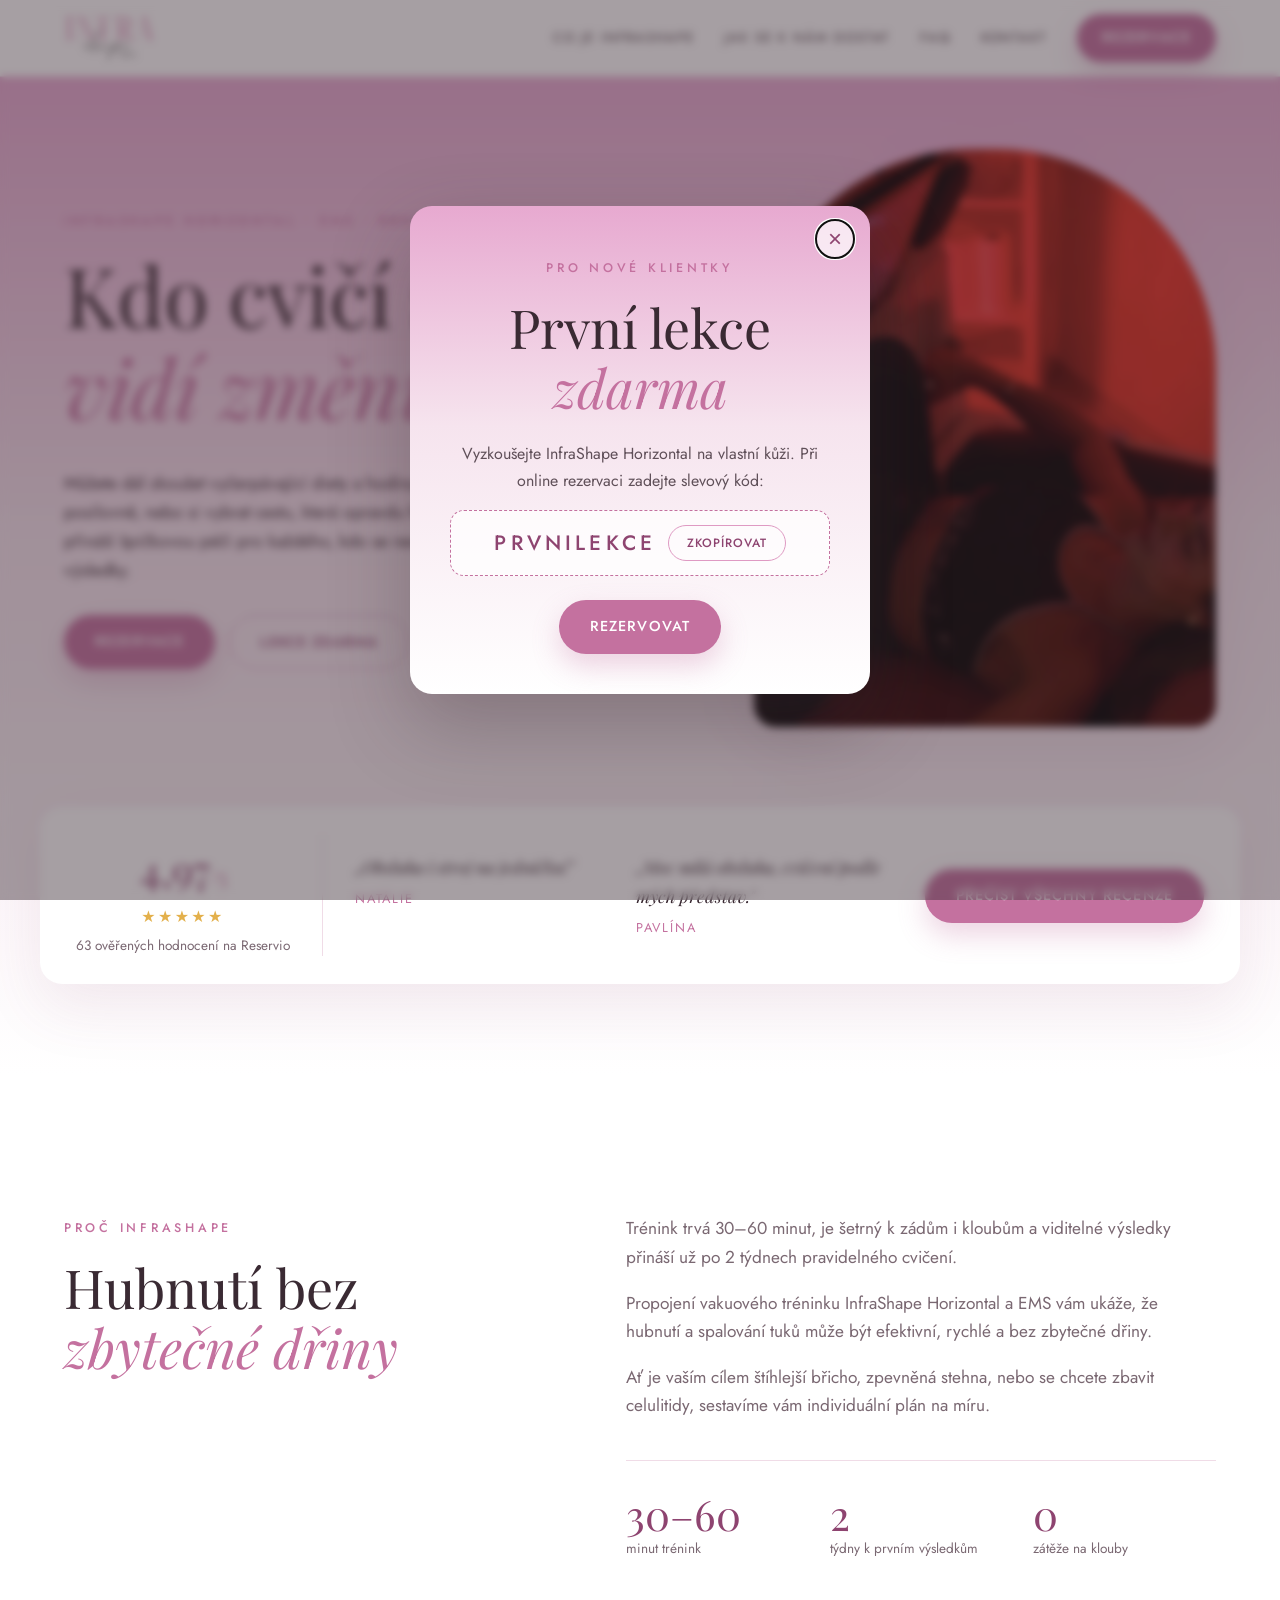
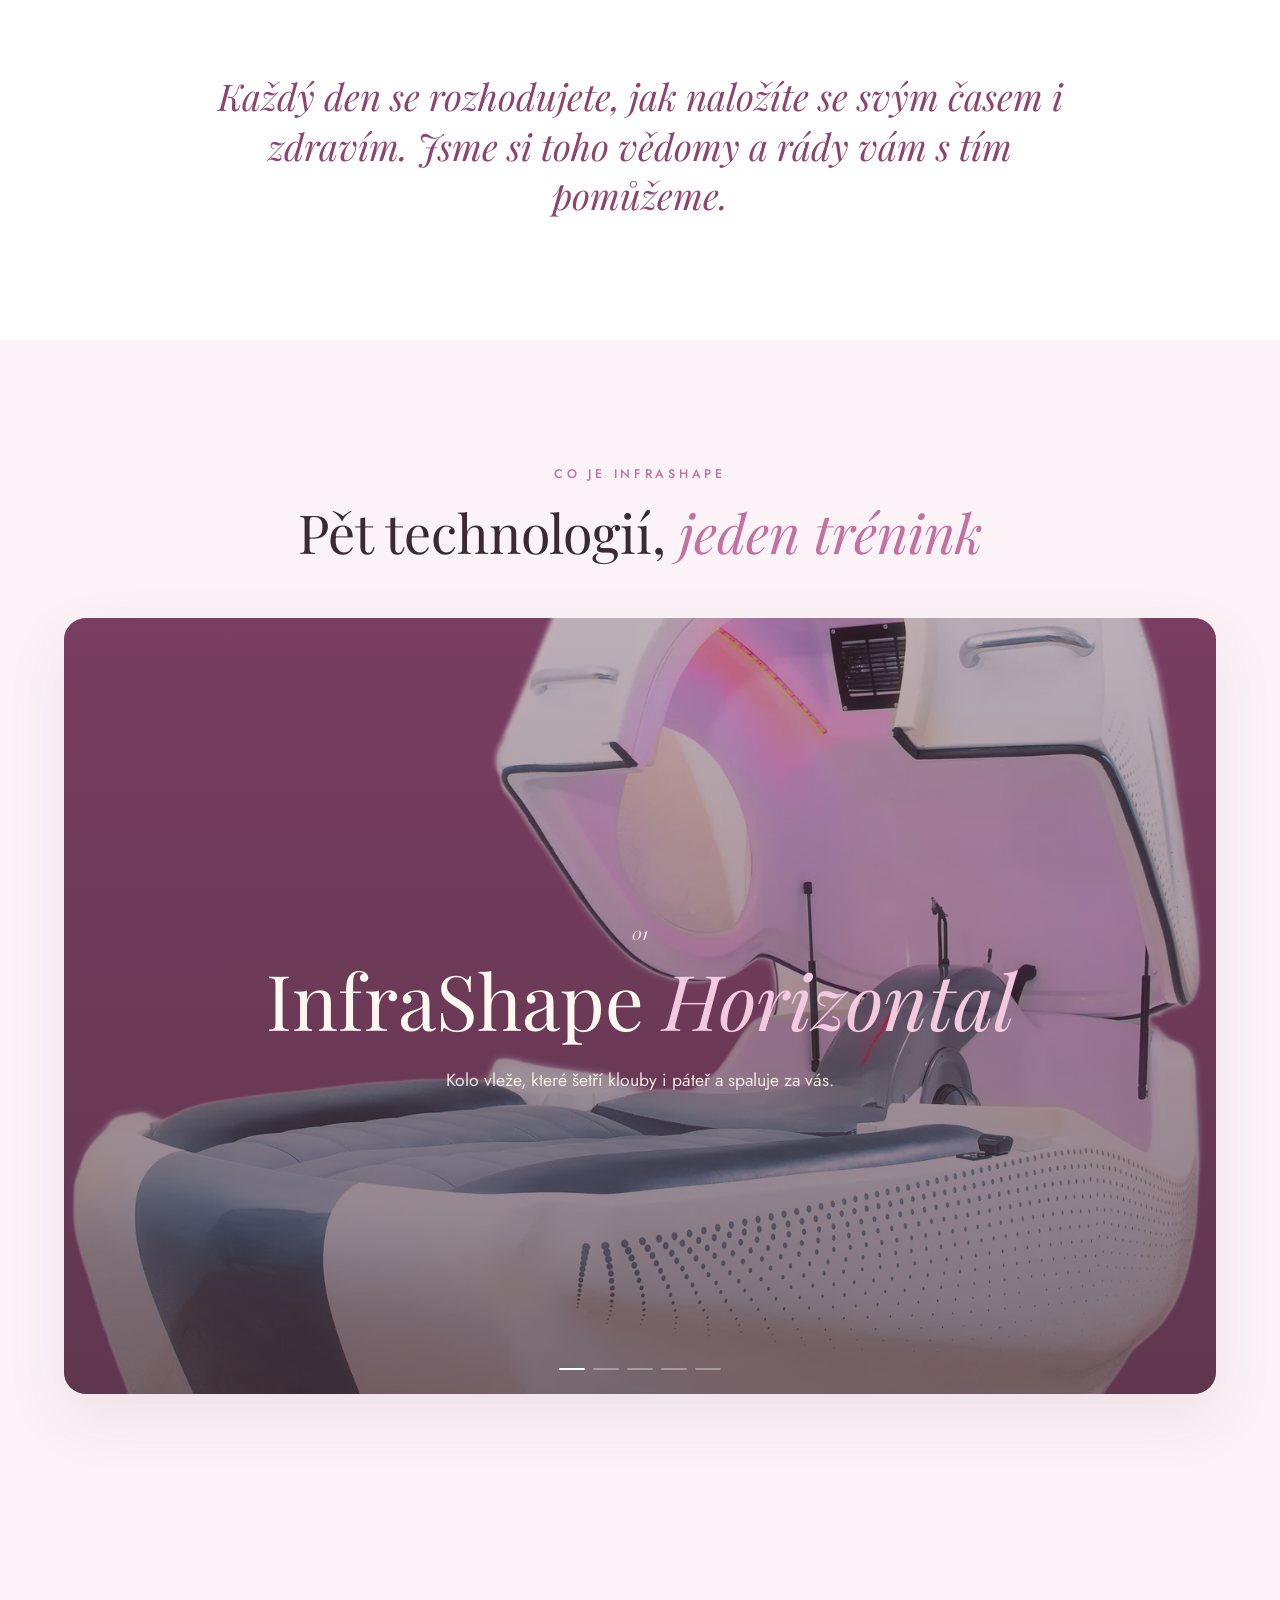
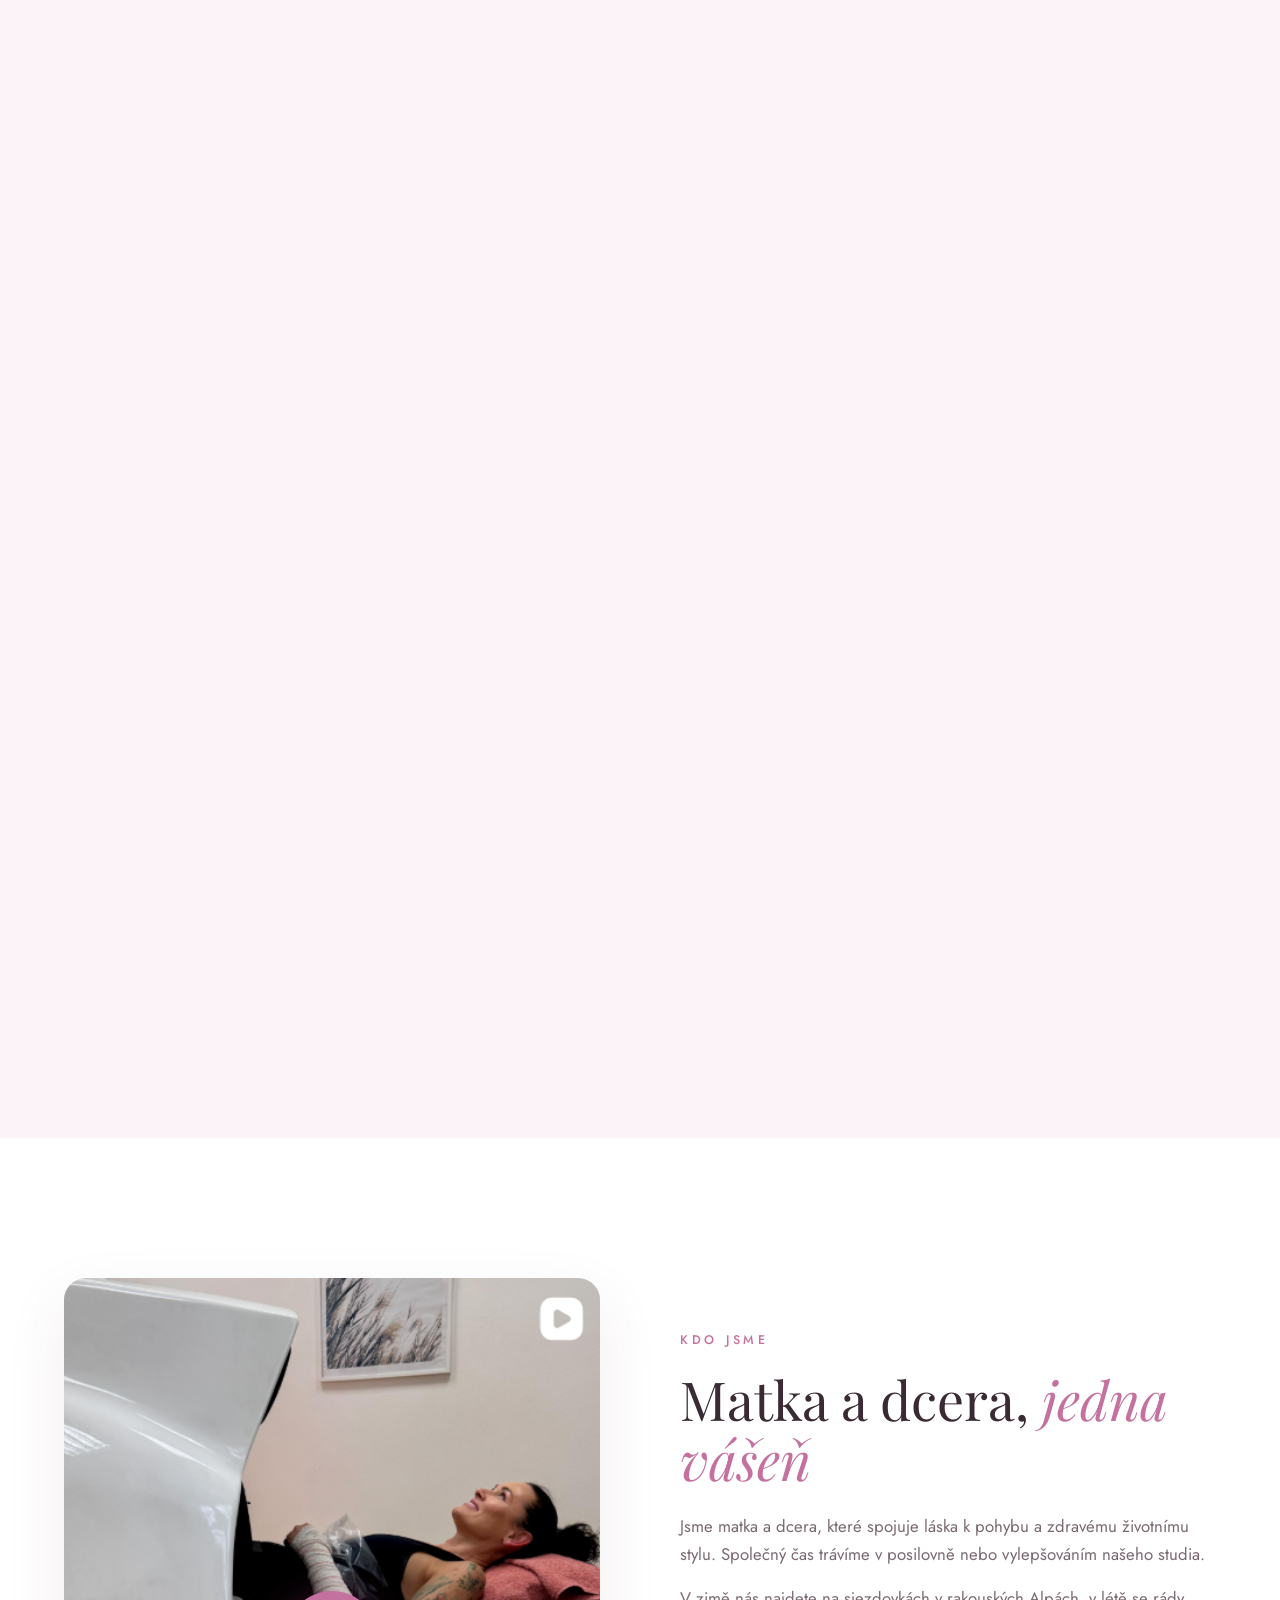
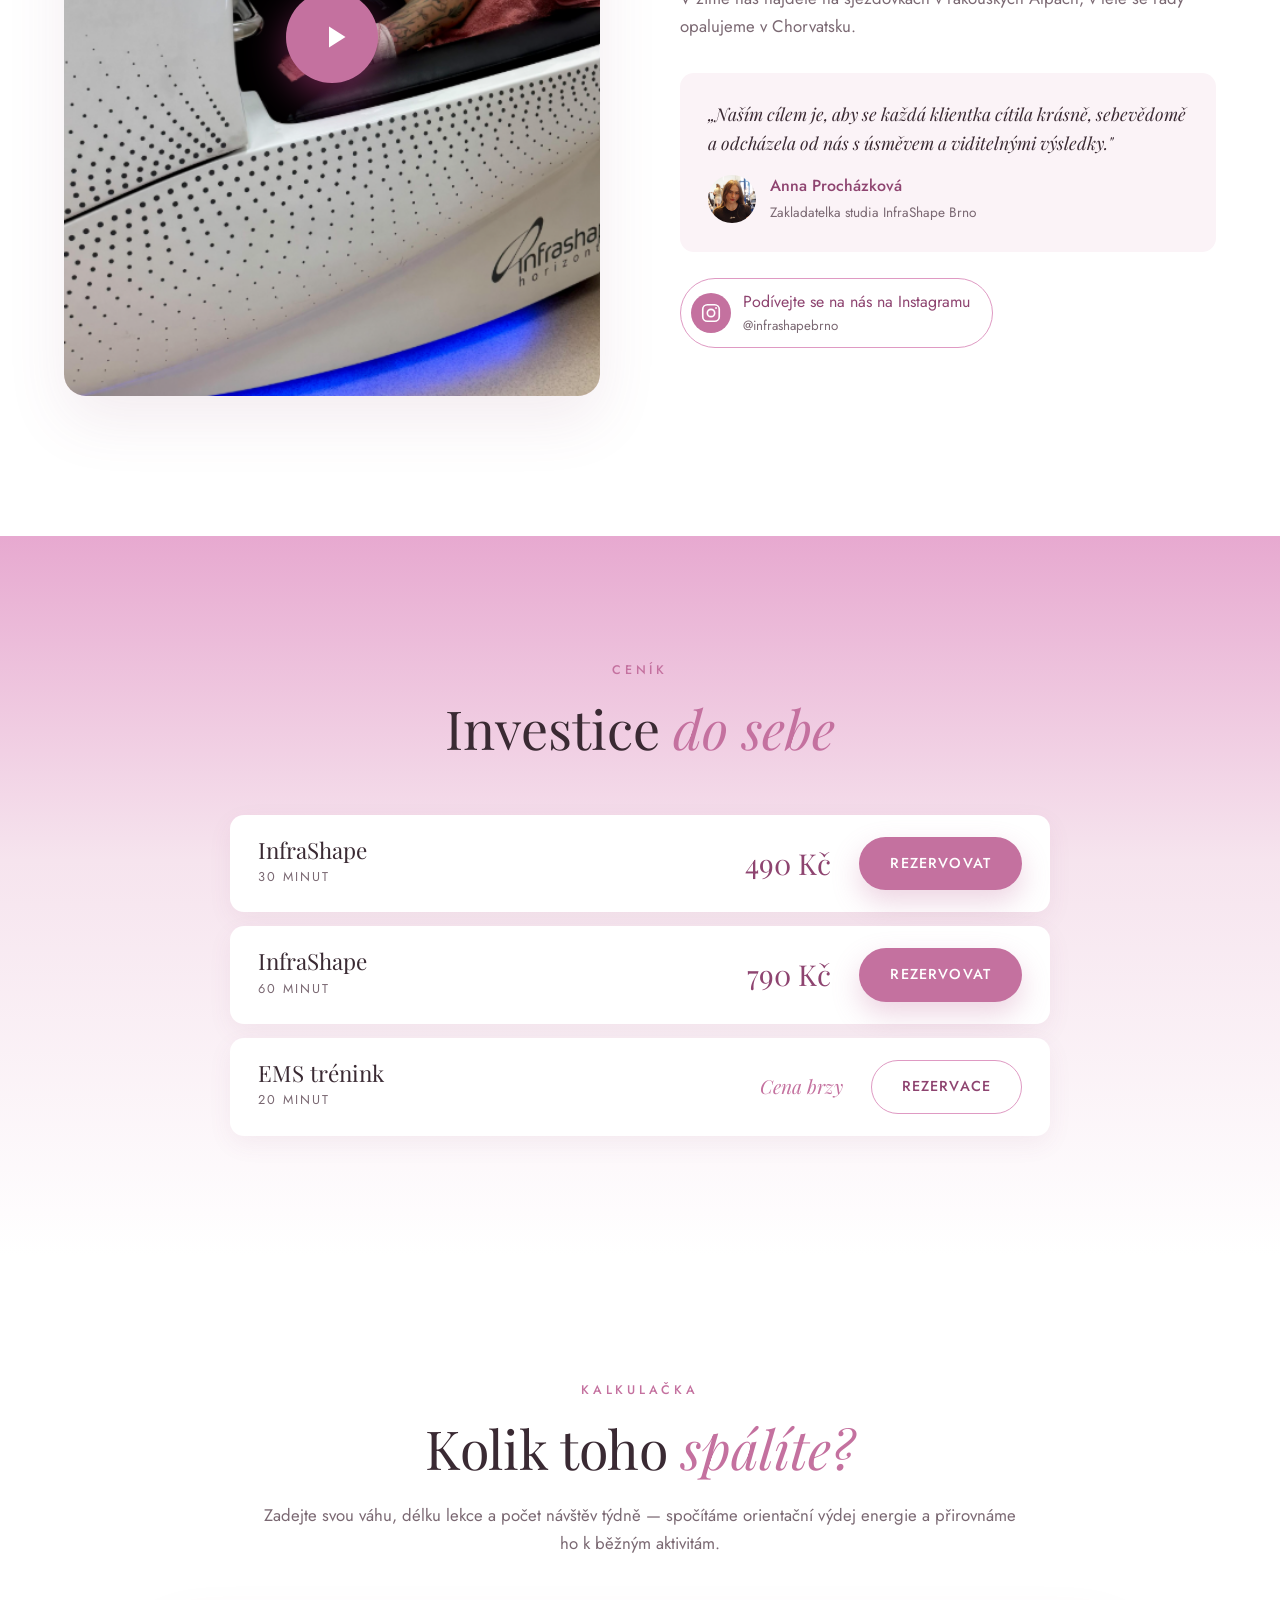
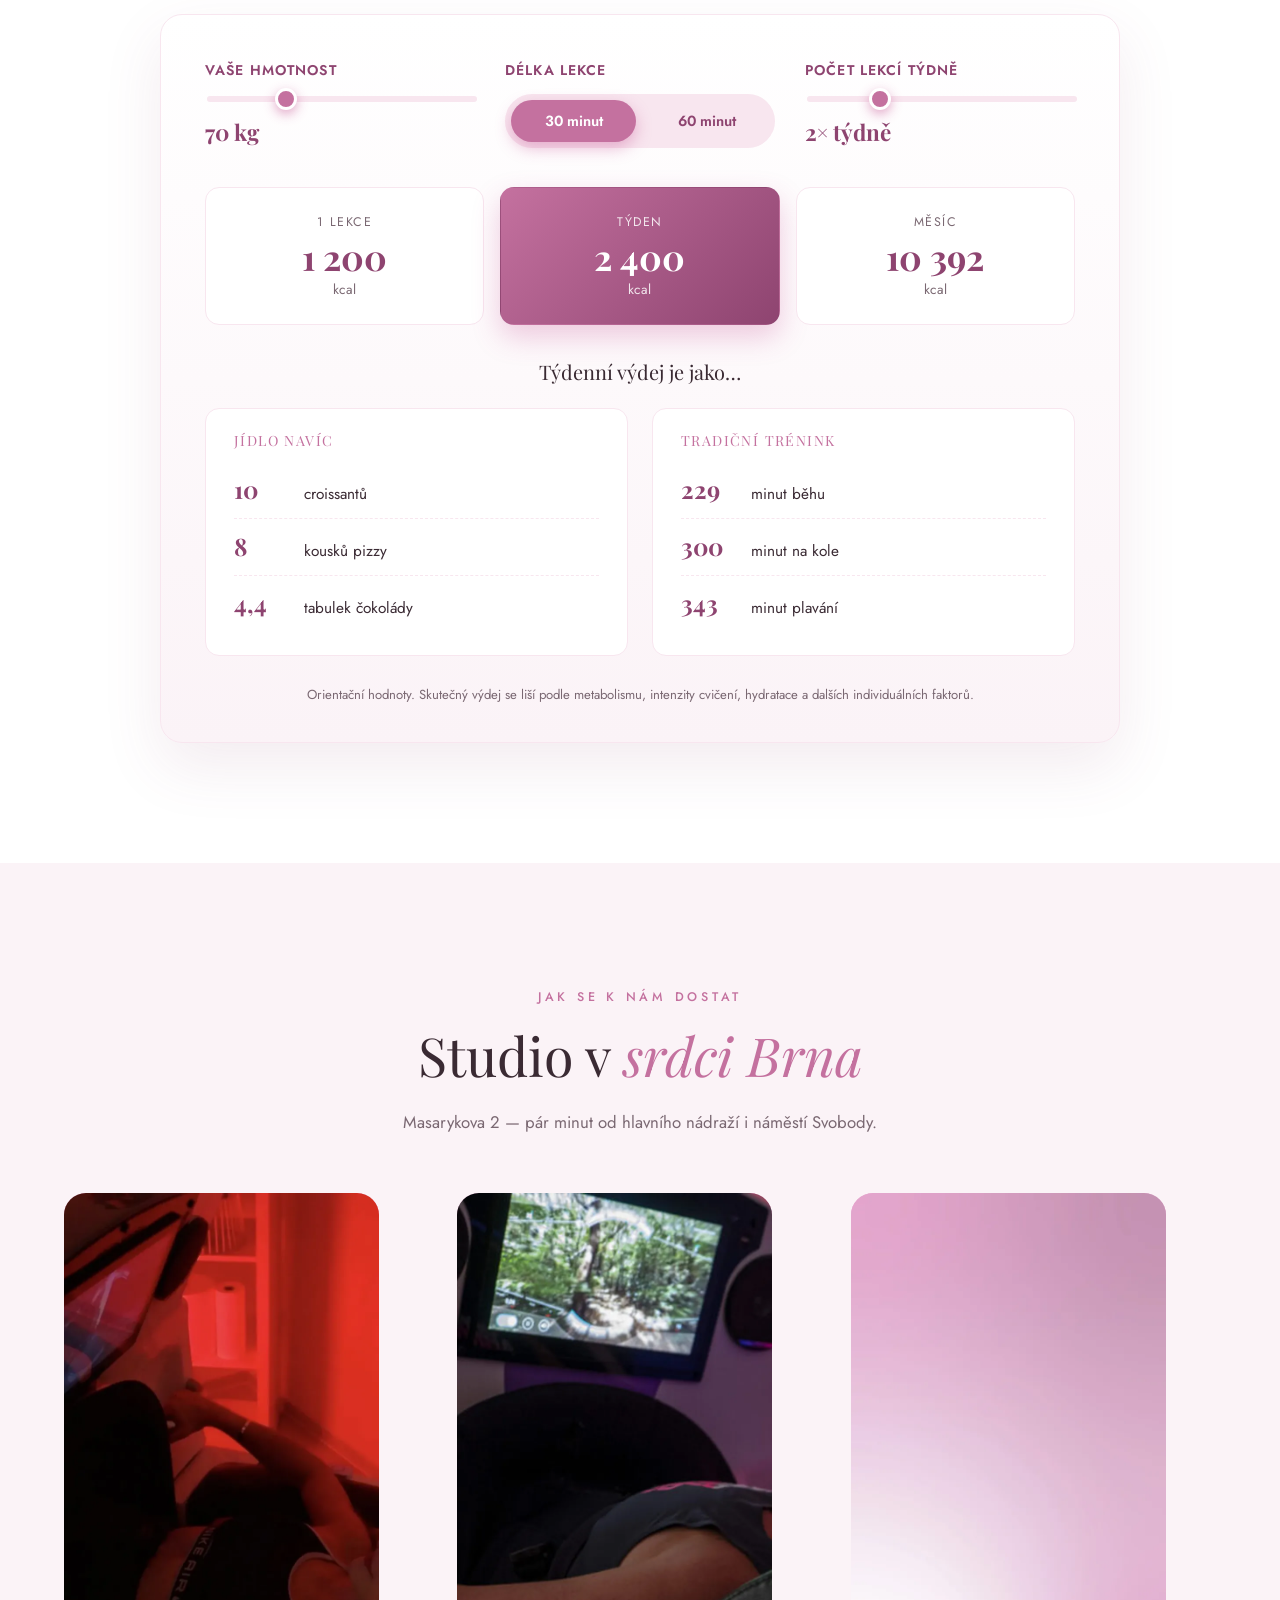
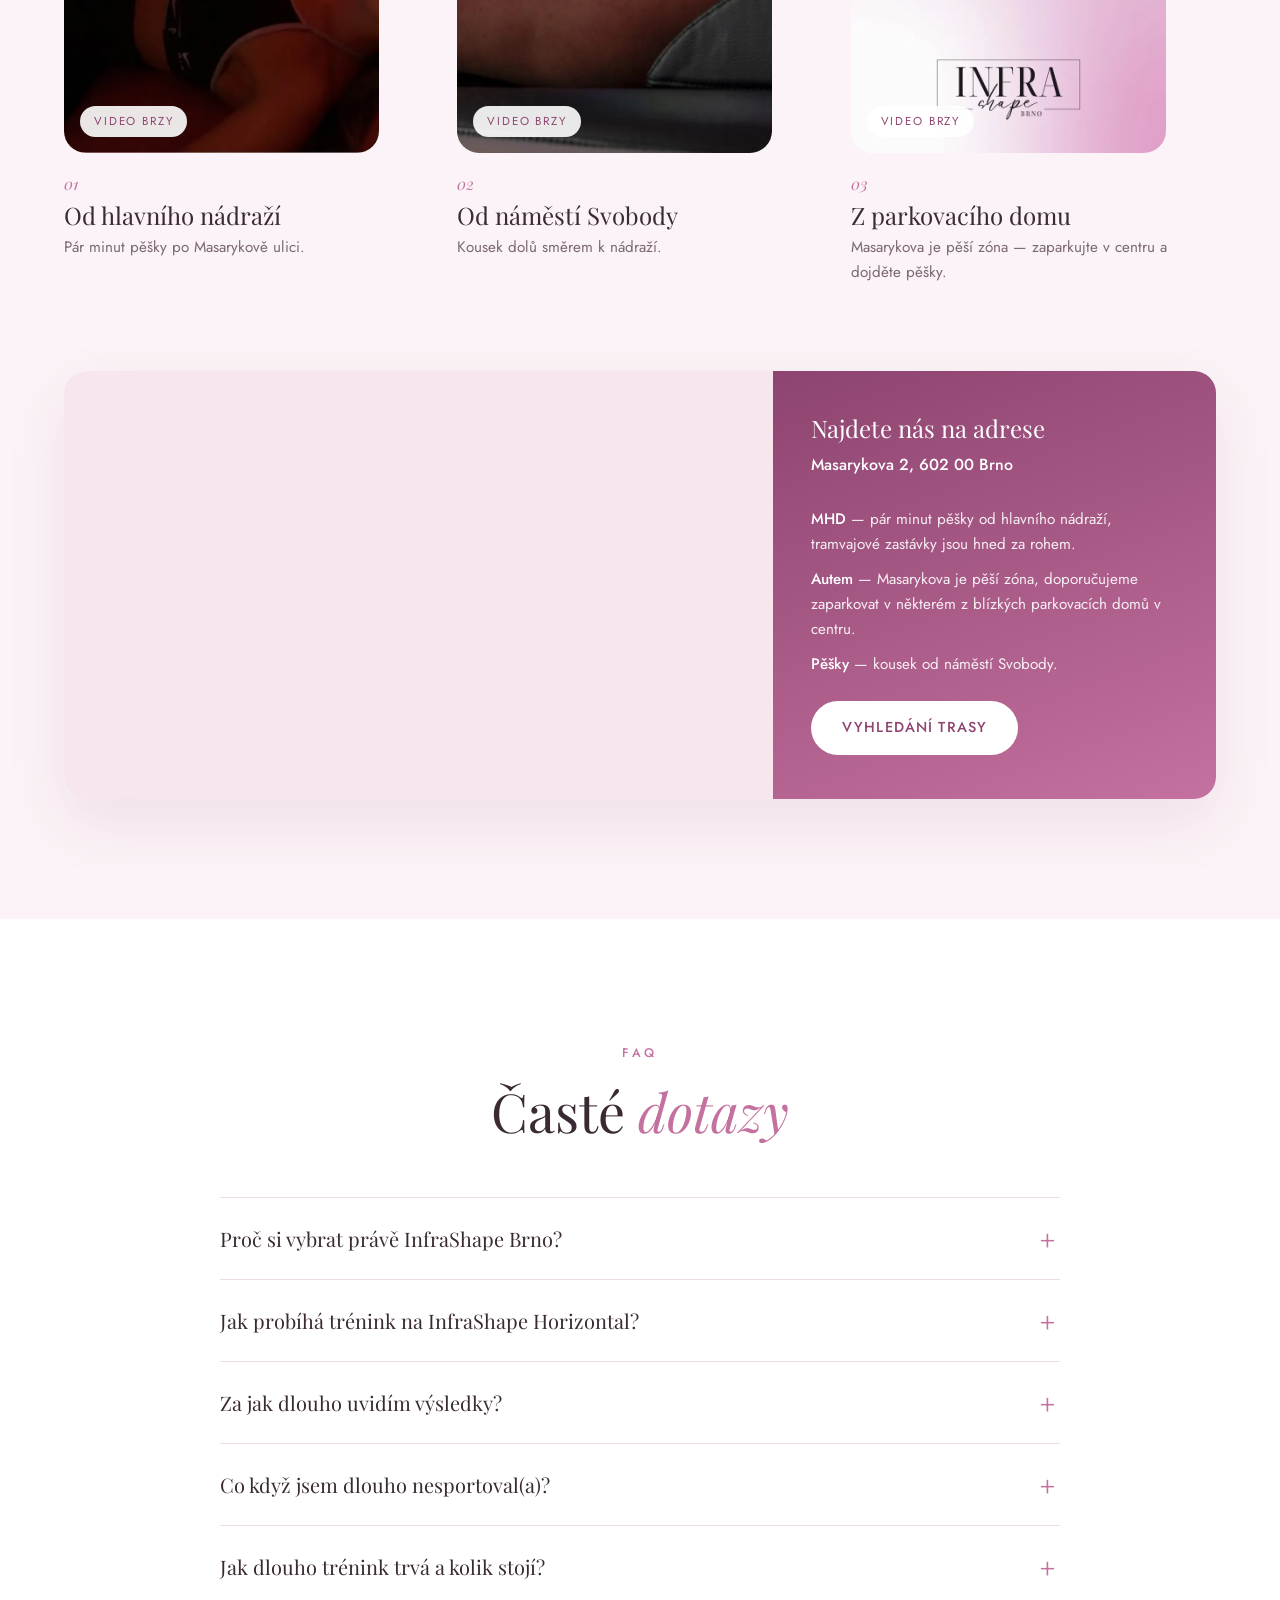
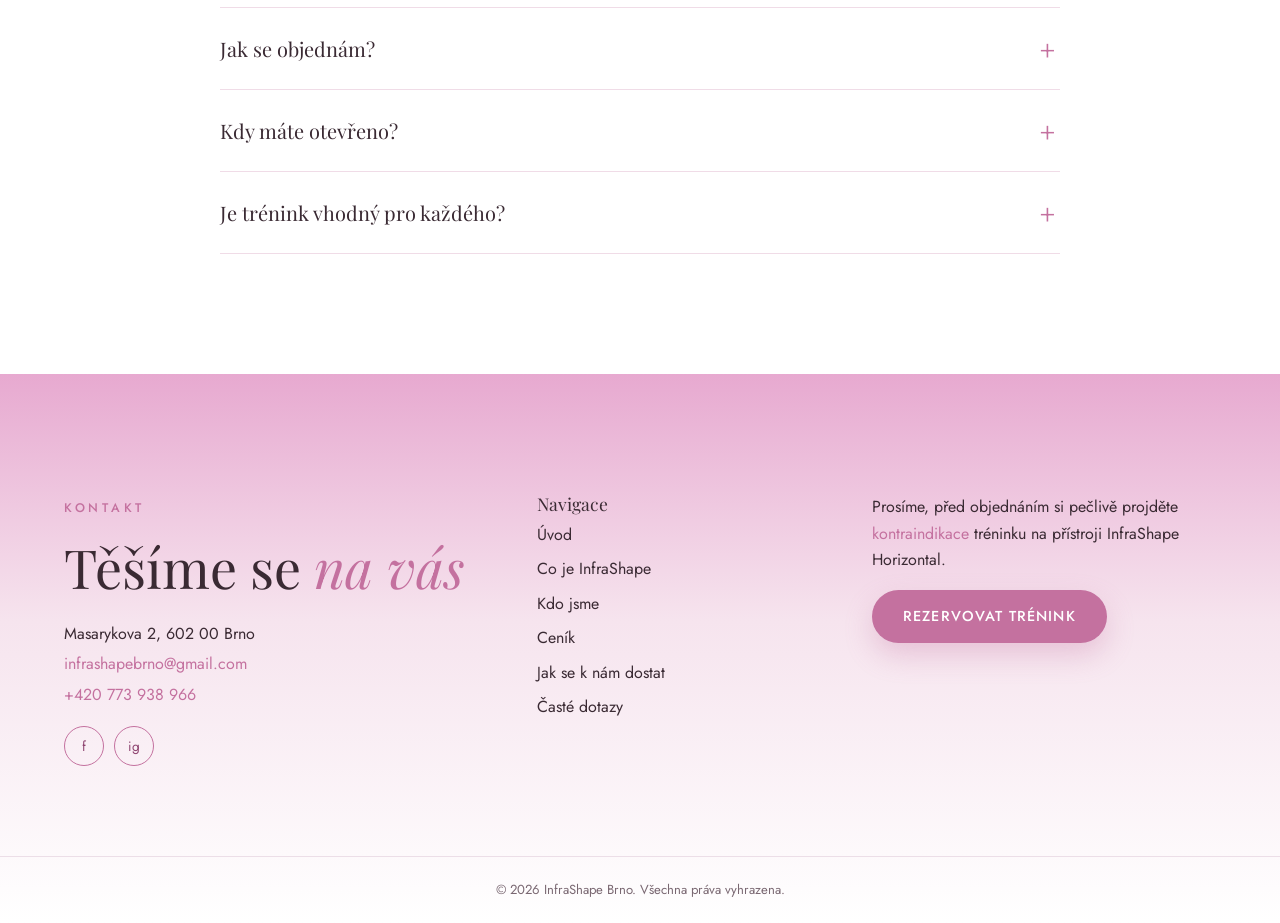
<file: index.html>
<!DOCTYPE html>
<html lang="cs">
<head>
  <meta charset="UTF-8" />
  <meta name="viewport" content="width=device-width, initial-scale=1.0" />
  <title>InfraShape Brno — Kdo cvičí s námi, vidí změnu</title>
  <meta name="description" content="InfraShape Brno — studio v centru Brna. Vakuový trénink InfraShape Horizontal a EMS: hubnutí a formování postavy šetrně ke kloubům, výsledky už po 2 týdnech." />
  <link rel="canonical" href="https://infrashape.vercel.app/" />
  <link rel="alternate" hreflang="cs" href="https://infrashape.vercel.app/" />
  <link rel="alternate" hreflang="en" href="https://infrashape.vercel.app/en/" />
  <link rel="alternate" hreflang="x-default" href="https://infrashape.vercel.app/" />
  <link rel="icon" type="image/png" href="img/favicon.png" />
  <link rel="preconnect" href="https://fonts.googleapis.com" />
  <link rel="preconnect" href="https://fonts.gstatic.com" crossorigin />
  <link href="https://fonts.googleapis.com/css2?family=Jost:wght@300;400;500&family=Playfair+Display:ital,wght@0,400;0,500;1,400&display=swap" rel="stylesheet" />
  <link rel="stylesheet" href="css/style.css" />
</head>
<body>

  <header class="site-header">
    <div class="container header-inner">
      <a href="#home" class="logo" aria-label="InfraShape Brno — úvod">
        <img src="img/logo.webp" alt="InfraShape Brno" width="600" height="294" />
      </a>
      <nav class="nav" id="nav" aria-label="Hlavní menu">
        <a href="#infrashape">Co je InfraShape</a>
        <a href="#directions">Jak se k nám dostat</a>
        <a href="#faq">FAQ</a>
        <a href="#contact">Kontakt</a>
        <a href="https://infrashape-brno.reservio.com" class="btn btn-primary nav-cta" target="_blank" rel="noopener noreferrer">Rezervace</a>
      </nav>
      <button class="nav-toggle" id="navToggle" aria-label="Menu" aria-expanded="false" aria-controls="nav">
        <span></span><span></span><span></span>
      </button>
    </div>
  </header>

  <main>

    <section id="home" class="hero">
      <div class="container hero-inner">
        <div class="hero-text">
          <span class="eyebrow" data-reveal>InfraShape Horizontal • EMS • Brno</span>
          <h1 data-reveal>Kdo cvičí s námi, <em>vidí změnu.</em></h1>
          <p data-reveal>Můžete dál zkoušet vyčerpávající diety a hodiny bezcílného pocení v posilovně, nebo si vybrat cestu, která opravdu funguje. InfraShape Brno přináší špičkovou péči pro každého, kdo se nespokojí s průměrnými výsledky.</p>
          <div class="hero-ctas" data-reveal>
            <a href="https://infrashape-brno.reservio.com" class="btn btn-primary" target="_blank" rel="noopener noreferrer">Rezervace</a>
            <button type="button" class="btn btn-ghost" data-open-promo>Lekce zdarma</button>
          </div>
        </div>
        <div class="hero-image" data-reveal>
          <img src="img/hero.webp" alt="Klientka při tréninku v přístroji InfraShape Horizontal" width="1178" height="1558" />
        </div>
      </div>

      <div id="reviews" class="container reviews" data-reveal>
        <div class="reviews-score">
          <span class="reviews-num">4,97</span><span class="reviews-max">/5</span>
          <span class="reviews-stars" aria-hidden="true">★★★★★</span>
          <p>63 ověřených hodnocení na Reservio</p>
        </div>
        <ul class="reviews-quotes">
          <li><blockquote>„Obsluha i stroj na jedničku!"</blockquote><span>Natálie</span></li>
          <li><blockquote>„Moc milá obsluha, cvičení podle mých představ."</blockquote><span>Pavlína</span></li>
        </ul>
        <a href="https://www.reservio.cz/b/infrashape-brno" class="btn btn-primary" target="_blank" rel="noopener noreferrer">Přečíst všechny recenze</a>
      </div>
    </section>

    <section id="why" class="why">
      <div class="container why-inner">
        <div class="why-head">
          <span class="eyebrow" data-reveal>Proč InfraShape</span>
          <h2 data-reveal>Hubnutí bez <em>zbytečné dřiny</em></h2>
        </div>
        <div class="why-body">
          <p data-reveal>Trénink trvá 30–60 minut, je šetrný k zádům i kloubům a viditelné výsledky přináší už po 2 týdnech pravidelného cvičení.</p>
          <p data-reveal>Propojení vakuového tréninku InfraShape Horizontal a EMS vám ukáže, že hubnutí a spalování tuků může být efektivní, rychlé a bez zbytečné dřiny.</p>
          <p data-reveal>Ať je vaším cílem štíhlejší břicho, zpevněná stehna, nebo se chcete zbavit celulitidy, sestavíme vám individuální plán na míru.</p>
          <ul class="why-facts" data-reveal>
            <li><strong>30–60</strong><span>minut trénink</span></li>
            <li><strong>2</strong><span>týdny k prvním výsledkům</span></li>
            <li><strong>0</strong><span>zátěže na klouby</span></li>
          </ul>
        </div>
      </div>
      <blockquote class="why-quote container" data-reveal>Každý den se rozhodujete, jak naložíte se svým časem i zdravím. Jsme si toho vědomy a rády vám s tím pomůžeme.</blockquote>
    </section>

    <section id="infrashape" class="infrashape">
      <div class="container section-head">
        <span class="eyebrow" data-reveal>Co je InfraShape</span>
        <h2 data-reveal>Pět technologií, <em>jeden trénink</em></h2>
      </div>
      <div class="story" style="--count: 5" role="region" aria-label="Technologie InfraShape">
        <div class="story-sticky">
          <article class="story-slide" aria-roledescription="snímek" aria-label="01 z 05">
            <img src="img/device.webp" alt="Přístroj InfraShape Horizontal" loading="lazy" />
            <div class="story-content">
              <span class="story-num">01</span>
              <h3>InfraShape <em>Horizontal</em></h3>
              <p>Kolo vleže, které šetří klouby i páteř a spaluje za vás.</p>
            </div>
          </article>
          <article class="story-slide" aria-roledescription="snímek" aria-label="02 z 05">
            <img src="img/hero.webp" alt="Infračervené světlo v kabině přístroje" loading="lazy" />
            <div class="story-content">
              <span class="story-num">02</span>
              <h3>Infračervené <em>záření</em></h3>
              <p>Hluboce prohřeje tkáně, urychlí metabolismus a podpoří spalování tuků.</p>
            </div>
          </article>
          <article class="story-slide" aria-roledescription="snímek" aria-label="03 z 05">
            <img src="img/studio.png" alt="Studio InfraShape Brno" loading="lazy" />
            <div class="story-content">
              <span class="story-num">03</span>
              <h3>Vakuová <em>masáž</em></h3>
              <p>Bojuje s celulitidou, zlepšuje krevní oběh a zpevňuje pokožku.</p>
            </div>
          </article>
          <article class="story-slide" aria-roledescription="snímek" aria-label="04 z 05">
            <img src="img/nahled.png" alt="Relaxace během tréninku" loading="lazy" />
            <div class="story-content">
              <span class="story-num">04</span>
              <h3>Péče o pleť <em>a relax</em></h3>
              <p>Kolagenové lampy, LED terapie a aromaterapie. A k tomu váš oblíbený seriál.</p>
            </div>
          </article>
          <article class="story-slide" aria-roledescription="snímek" aria-label="05 z 05">
            <img src="img/story-bg.webp" alt="InfraShape Brno" loading="lazy" />
            <div class="story-content">
              <span class="story-num">05</span>
              <h3>EMS <em>trénink</em></h3>
              <p>20 minut a až 95 % svalových vláken najednou — bez těžkých činek.</p>
            </div>
          </article>
          <div class="story-dots" aria-hidden="true"></div>
        </div>
      </div>
    </section>

    <section id="about" class="about">
      <div class="container about-inner">
        <div class="about-media" data-reveal>
          <button type="button" class="video-wrap" id="videoOpen" aria-label="Přehrát video ze studia">
            <img src="img/nahled.png" alt="InfraShape Brno — video" class="video-poster" width="460" height="616" loading="lazy" />
            <span class="play-btn" aria-hidden="true">
              <svg viewBox="0 0 24 24"><path d="M8 5v14l11-7z" fill="currentColor"/></svg>
            </span>
          </button>
        </div>
        <div class="about-text">
          <span class="eyebrow" data-reveal>Kdo jsme</span>
          <h2 data-reveal>Matka a dcera, <em>jedna vášeň</em></h2>
          <p data-reveal>Jsme matka a dcera, které spojuje láska k pohybu a zdravému životnímu stylu. Společný čas trávíme v posilovně nebo vylepšováním našeho studia.</p>
          <p data-reveal>V zimě nás najdete na sjezdovkách v rakouských Alpách, v létě se rády opalujeme v Chorvatsku.</p>
          <figure class="quote" data-reveal>
            <blockquote>„Naším cílem je, aby se každá klientka cítila krásně, sebevědomě a odcházela od nás s úsměvem a viditelnými výsledky."</blockquote>
            <figcaption>
              <img src="img/zakladatelka.png" alt="Anna Procházková" width="48" height="48" loading="lazy" />
              <div>
                <strong>Anna Procházková</strong>
                <span>Zakladatelka studia InfraShape Brno</span>
              </div>
            </figcaption>
          </figure>
          <a href="https://www.instagram.com/infrashapebrno/" class="insta-link" target="_blank" rel="noopener noreferrer" data-reveal>
            <svg viewBox="0 0 24 24" fill="none" stroke="currentColor" stroke-width="1.8" stroke-linecap="round" stroke-linejoin="round" aria-hidden="true"><rect x="3" y="3" width="18" height="18" rx="5"/><circle cx="12" cy="12" r="4"/><circle cx="17.5" cy="6.5" r="1" fill="currentColor" stroke="none"/></svg>
            <span>Podívejte se na nás na Instagramu <small>@infrashapebrno</small></span>
          </a>
        </div>
      </div>
    </section>

    <section id="pricing" class="pricing">
      <div class="container">
        <div class="section-head">
          <span class="eyebrow" data-reveal>Ceník</span>
          <h2 data-reveal>Investice <em>do sebe</em></h2>
        </div>
        <div class="price-list">
          <article class="price-row" data-reveal>
            <div class="price-name"><h3>InfraShape</h3><span>30 minut</span></div>
            <div class="price-value">490 Kč</div>
            <a href="https://infrashape-brno.reservio.com/services/b8f32358-956e-4550-852f-75821f2d2683" class="btn btn-primary" target="_blank" rel="noopener noreferrer">Rezervovat</a>
          </article>
          <article class="price-row" data-reveal>
            <div class="price-name"><h3>InfraShape</h3><span>60 minut</span></div>
            <div class="price-value">790 Kč</div>
            <a href="https://infrashape-brno.reservio.com/services/922b59d6-4914-45c3-ac5c-2c4e66e24cda" class="btn btn-primary" target="_blank" rel="noopener noreferrer">Rezervovat</a>
          </article>
          <article class="price-row" data-reveal>
            <div class="price-name"><h3>EMS trénink</h3><span>20 minut</span></div>
            <div class="price-value price-soon">Cena brzy</div>
            <a href="https://infrashape-brno.reservio.com" class="btn btn-ghost" target="_blank" rel="noopener noreferrer">Rezervace</a>
          </article>
        </div>
      </div>
    </section>

    <section id="calculator" class="calculator">
      <div class="container">
        <div class="section-head">
          <span class="eyebrow" data-reveal>Kalkulačka</span>
          <h2 data-reveal>Kolik toho <em>spálíte?</em></h2>
          <p data-reveal>Zadejte svou váhu, délku lekce a počet návštěv týdně — spočítáme orientační výdej energie a přirovnáme ho k běžným aktivitám.</p>
        </div>

        <div class="calc-card" data-reveal>
          <div class="calc-inputs">
            <div class="calc-field">
              <label for="calcWeight">Vaše hmotnost</label>
              <div class="calc-slider">
                <input type="range" id="calcWeight" min="40" max="150" step="1" value="70" />
                <output id="calcWeightOut">70 kg</output>
              </div>
            </div>
            <div class="calc-field">
              <label>Délka lekce</label>
              <div class="calc-switch" role="tablist">
                <button type="button" class="calc-opt active" data-minutes="30">30 minut</button>
                <button type="button" class="calc-opt" data-minutes="60">60 minut</button>
              </div>
            </div>
            <div class="calc-field">
              <label for="calcSessions">Počet lekcí týdně</label>
              <div class="calc-slider">
                <input type="range" id="calcSessions" min="1" max="5" step="1" value="2" />
                <output id="calcSessionsOut">2× týdně</output>
              </div>
            </div>
          </div>

          <div class="calc-stats">
            <div class="calc-stat"><span>1 lekce</span><strong id="calcPerSession">0</strong><small>kcal</small></div>
            <div class="calc-stat highlight"><span>týden</span><strong id="calcPerWeek">0</strong><small>kcal</small></div>
            <div class="calc-stat"><span>měsíc</span><strong id="calcPerMonth">0</strong><small>kcal</small></div>
          </div>

          <div class="calc-equivalents">
            <h3>Týdenní výdej je jako…</h3>
            <div class="eq-grid">
              <div class="eq-col">
                <h4>Jídlo navíc</h4>
                <ul>
                  <li><strong id="eqCroissant">0</strong> <span>croissantů</span></li>
                  <li><strong id="eqPizza">0</strong> <span>kousků pizzy</span></li>
                  <li><strong id="eqChoco">0</strong> <span>tabulek čokolády</span></li>
                </ul>
              </div>
              <div class="eq-col">
                <h4>Tradiční trénink</h4>
                <ul>
                  <li><strong id="eqRun">0</strong> <span>minut běhu</span></li>
                  <li><strong id="eqBike">0</strong> <span>minut na kole</span></li>
                  <li><strong id="eqSwim">0</strong> <span>minut plavání</span></li>
                </ul>
              </div>
            </div>
          </div>

          <p class="calc-disclaimer">Orientační hodnoty. Skutečný výdej se liší podle metabolismu, intenzity cvičení, hydratace a dalších individuálních faktorů.</p>
        </div>
      </div>
    </section>

    <section id="directions" class="directions">
      <div class="container">
        <div class="section-head">
          <span class="eyebrow" data-reveal>Jak se k nám dostat</span>
          <h2 data-reveal>Studio v <em>srdci Brna</em></h2>
          <p data-reveal>Masarykova 2 — pár minut od hlavního nádraží i náměstí Svobody.</p>
        </div>
        <div class="route-cards">
          <article class="route-card" data-pending data-reveal>
            <div class="route-media">
              <video muted loop playsinline preload="none" poster="img/poster-1.webp" data-src="media/route-1.mp4" aria-label="Cesta od hlavního nádraží"></video>
              <span class="route-soon">Video brzy</span>
            </div>
            <span class="route-num">01</span>
            <h3>Od hlavního nádraží</h3>
            <p>Pár minut pěšky po Masarykově ulici.</p>
          </article>
          <article class="route-card" data-pending data-reveal>
            <div class="route-media">
              <video muted loop playsinline preload="none" poster="img/poster-2.webp" data-src="media/route-2.mp4" aria-label="Cesta od náměstí Svobody"></video>
              <span class="route-soon">Video brzy</span>
            </div>
            <span class="route-num">02</span>
            <h3>Od náměstí Svobody</h3>
            <p>Kousek dolů směrem k nádraží.</p>
          </article>
          <article class="route-card" data-pending data-reveal>
            <div class="route-media">
              <video muted loop playsinline preload="none" poster="img/poster-3.webp" data-src="media/route-3.mp4" aria-label="Cesta z parkovacího domu"></video>
              <span class="route-soon">Video brzy</span>
            </div>
            <span class="route-num">03</span>
            <h3>Z parkovacího domu</h3>
            <p>Masarykova je pěší zóna — zaparkujte v centru a dojděte pěšky.</p>
          </article>
        </div>

        <div class="map-block" data-reveal>
          <div class="map-embed">
            <iframe
              src="https://www.google.com/maps?q=Masarykova+2,+Brno&output=embed"
              width="100%" height="100%"
              style="border:0"
              allowfullscreen=""
              loading="lazy"
              referrerpolicy="no-referrer"
              sandbox="allow-scripts allow-same-origin allow-popups allow-forms"
              title="Mapa — InfraShape Brno, Masarykova 2">
            </iframe>
          </div>
          <div class="map-info">
            <h3>Najdete nás na adrese</h3>
            <p><strong>Masarykova 2, 602 00 Brno</strong></p>
            <ul class="route-list">
              <li><strong>MHD</strong> — pár minut pěšky od hlavního nádraží, tramvajové zastávky jsou hned za rohem.</li>
              <li><strong>Autem</strong> — Masarykova je pěší zóna, doporučujeme zaparkovat v některém z blízkých parkovacích domů v centru.</li>
              <li><strong>Pěšky</strong> — kousek od náměstí Svobody.</li>
            </ul>
            <a href="https://www.google.com/maps/dir/?api=1&destination=Masarykova+2%2C+Brno" class="btn btn-light" target="_blank" rel="noopener noreferrer">Vyhledání trasy</a>
          </div>
        </div>
      </div>
    </section>

    <section id="faq" class="faq">
      <div class="container">
        <div class="section-head">
          <span class="eyebrow" data-reveal>FAQ</span>
          <h2 data-reveal>Časté <em>dotazy</em></h2>
        </div>
        <div class="faq-list" data-reveal>
          <details>
            <summary>Proč si vybrat právě InfraShape Brno?</summary>
            <p>Nabízíme kombinaci nejmodernějších technologií pod jednou střechou. Pokud hledáte způsob, jak efektivně zhubnout bez hladovění a přetěžování kloubů, u nás dostanete přesně to, co si zasloužíte.</p>
          </details>
          <details>
            <summary>Jak probíhá trénink na InfraShape Horizontal?</summary>
            <p>Lehnete si do přístroje a v klidném tempu šlapete, zatímco přístroj kombinuje vakuovou masáž, infračervené světlo, kolagenové lampy, LED terapii a aromaterapii. Během tréninku můžete sledovat seriál nebo poslouchat hudbu.</p>
          </details>
          <details>
            <summary>Za jak dlouho uvidím výsledky?</summary>
            <p>První pocit lehčích nohou a zpevnění těla zaznamenáte už po 2 až 3 týdnech pravidelného cvičení.</p>
          </details>
          <details>
            <summary>Co když jsem dlouho nesportoval(a)?</summary>
            <p>Nevadí. Naše procedury zvládnou naprostí začátečníci i zaneprázdnění lidé. Cvičíte v pohodlné horizontální poloze vlastním tempem.</p>
          </details>
          <details>
            <summary>Jak dlouho trénink trvá a kolik stojí?</summary>
            <p>Trénink InfraShape trvá 30 minut (490 Kč) nebo 60 minut (790 Kč), EMS trénink 20 minut. Aktuální ceny najdete v sekci <a href="#pricing">Ceník</a>.</p>
          </details>
          <details>
            <summary>Jak se objednám?</summary>
            <p>Nejjednodušeji online přes <a href="https://infrashape-brno.reservio.com" target="_blank" rel="noopener noreferrer">Reservio</a>, kde vidíte volné termíny. Můžete nám také zavolat na <a href="tel:+420773938966">+420 773 938 966</a>.</p>
          </details>
          <details>
            <summary>Kdy máte otevřeno?</summary>
            <p>Studio funguje na základě rezervací každý den od 7:00 do 21:00.</p>
          </details>
          <details>
            <summary>Je trénink vhodný pro každého?</summary>
            <p>Před první návštěvou si prosím pečlivě projděte <a href="kontraindikace.html">kontraindikace</a>. Pokud si nejste jistí, zda je pro vás trénink vhodný, poraďte se se svým lékařem nebo nám zavolejte.</p>
          </details>
        </div>
      </div>
    </section>

    <section id="contact" class="contact">
      <div class="container">
        <div class="contact-grid">
          <div class="contact-block" data-reveal>
            <span class="eyebrow">Kontakt</span>
            <h2>Těšíme se <em>na vás</em></h2>
            <p>Masarykova 2, 602 00 Brno</p>
            <p><a href="mailto:infrashapebrno@gmail.com">infrashapebrno@gmail.com</a></p>
            <p><a href="tel:+420773938966">+420 773 938 966</a></p>
            <div class="socials">
              <a href="https://www.facebook.com/profile.php?id=61572390729909" aria-label="Facebook" target="_blank" rel="noopener noreferrer">f</a>
              <a href="https://www.instagram.com/infrashapebrno/" aria-label="Instagram" target="_blank" rel="noopener noreferrer">ig</a>
            </div>
          </div>
          <div class="contact-nav" data-reveal>
            <h3>Navigace</h3>
            <ul>
              <li><a href="#home">Úvod</a></li>
              <li><a href="#infrashape">Co je InfraShape</a></li>
              <li><a href="#about">Kdo jsme</a></li>
              <li><a href="#pricing">Ceník</a></li>
              <li><a href="#directions">Jak se k nám dostat</a></li>
              <li><a href="#faq">Časté dotazy</a></li>
            </ul>
          </div>
          <div class="contact-cta" data-reveal>
            <p>Prosíme, před objednáním si pečlivě projděte <a href="kontraindikace.html">kontraindikace</a> tréninku na přístroji InfraShape Horizontal.</p>
            <a href="https://infrashape-brno.reservio.com" class="btn btn-primary" target="_blank" rel="noopener noreferrer">Rezervovat trénink</a>
          </div>
        </div>
      </div>
      <footer class="footer">
        <div class="container">
          <p>&copy; <span id="year"></span> InfraShape Brno. Všechna práva vyhrazena.</p>
        </div>
      </footer>
    </section>

  </main>

  <div class="promo" id="promo" role="dialog" aria-modal="true" aria-labelledby="promoTitle" hidden>
    <div class="promo-backdrop" data-promo-close></div>
    <div class="promo-card">
      <button type="button" class="promo-close" data-promo-close aria-label="Zavřít">&times;</button>
      <span class="eyebrow">Pro nové klientky</span>
      <h2 id="promoTitle">První lekce <em>zdarma</em></h2>
      <p>Vyzkoušejte InfraShape Horizontal na vlastní kůži. Při online rezervaci zadejte slevový kód:</p>
      <div class="promo-code">
        <code id="promoCode"></code>
        <button type="button" class="btn btn-ghost" data-copy>Zkopírovat</button>
      </div>
      <a href="https://infrashape-brno.reservio.com" class="btn btn-primary" target="_blank" rel="noopener noreferrer">Rezervovat</a>
    </div>
  </div>

  <div class="modal" id="videoModal" role="dialog" aria-modal="true" aria-label="Video" hidden>
    <div class="modal-backdrop" data-close></div>
    <div class="modal-body">
      <button type="button" class="modal-close" data-close aria-label="Zavřít"><span>&times;</span></button>
      <video id="modalVideo" src="media/video.mp4" controls playsinline preload="metadata"></video>
    </div>
  </div>

  <script src="js/script.js"></script>
  <script src="js/vendor/lenis.min.js"></script>
  <script type="module" src="js/scroll.js"></script>
  <script type="module" src="js/story.js"></script>
  <script type="module" src="js/popup.js"></script>
  <script type="module" src="js/directions.js"></script>
</body>
</html>
</file>
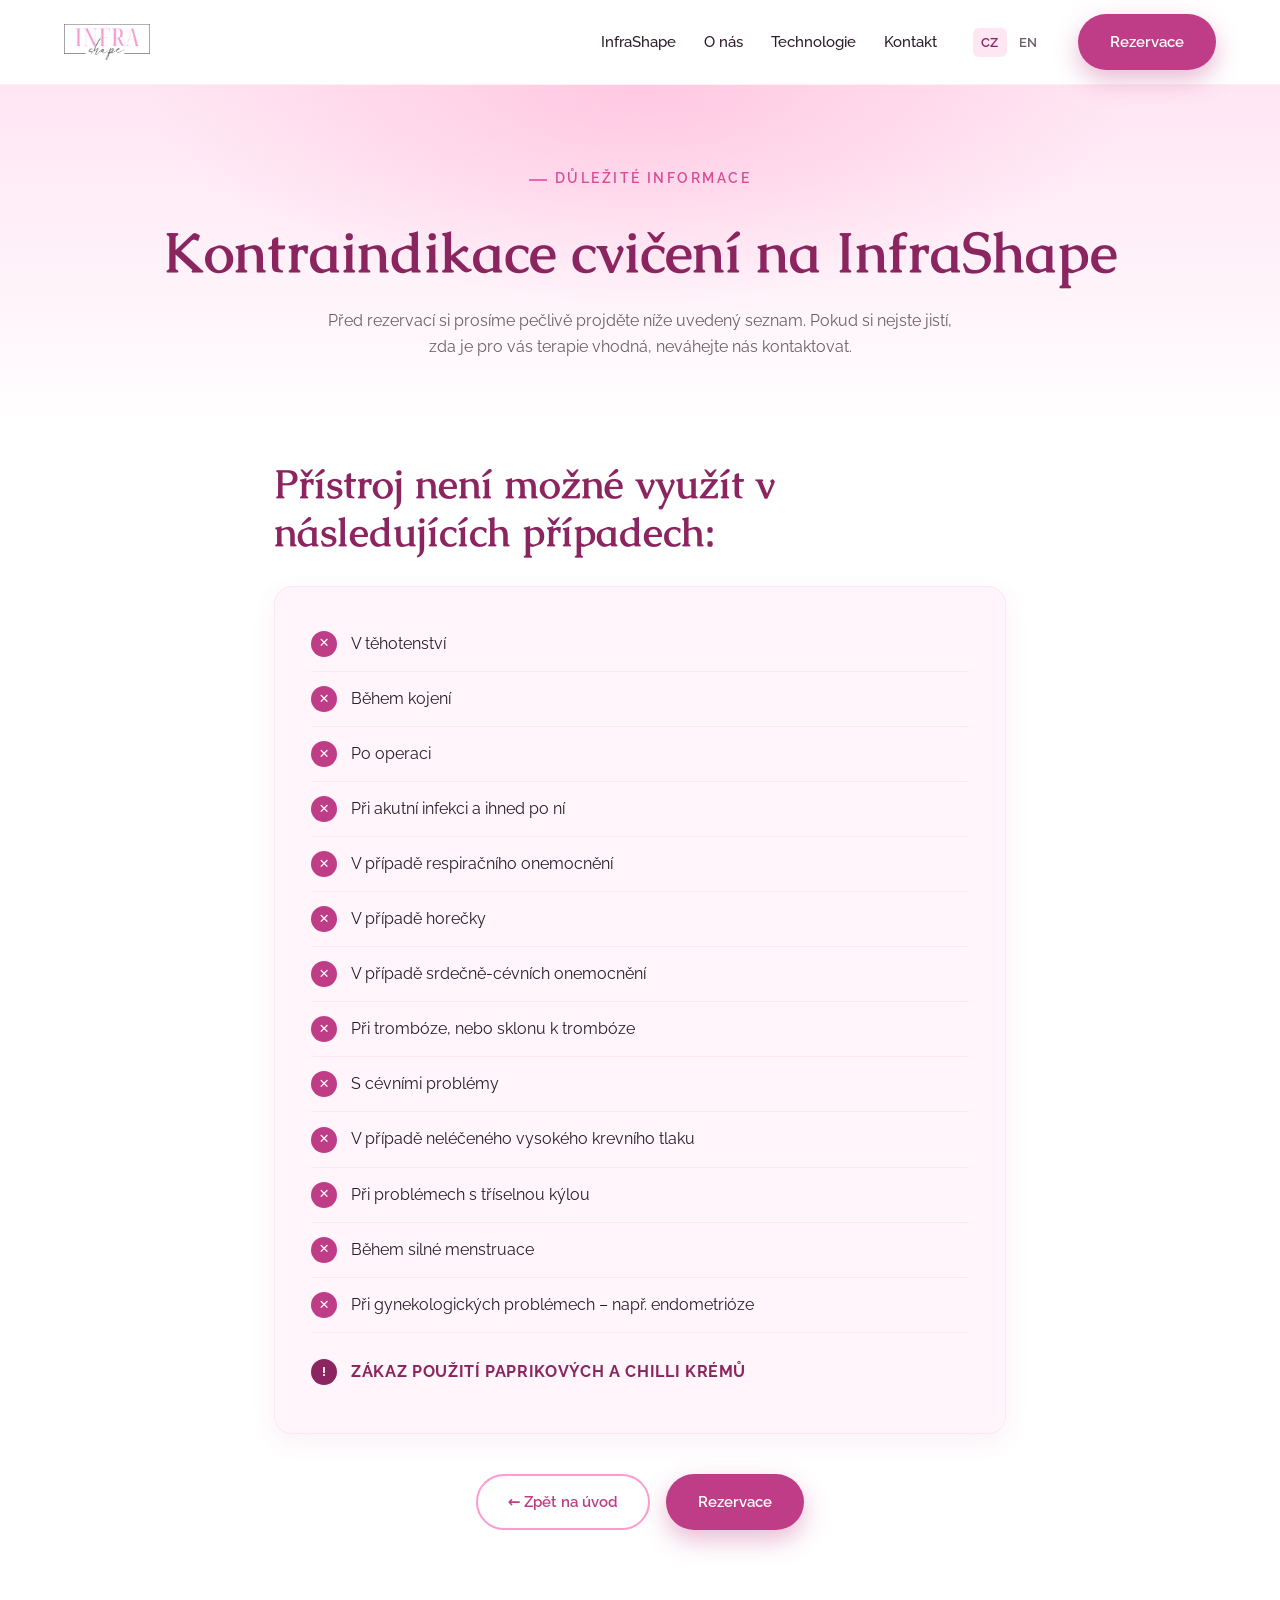
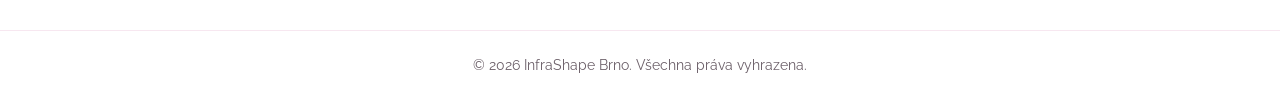
<file: kontraindikace.html>
<!DOCTYPE html>
<html lang="cs">
<head>
  <meta charset="UTF-8" />
  <meta name="viewport" content="width=device-width, initial-scale=1.0" />
  <title>Kontraindikace — InfraShape Brno</title>
  <meta name="description" content="Kontraindikace cvičení na přístroji InfraShape Horizontal. Případy, kdy není možné přístroj využít." />
  <link rel="canonical" href="https://infrashape.vercel.app/kontraindikace.html" />
  <link rel="alternate" hreflang="cs" href="https://infrashape.vercel.app/kontraindikace.html" />
  <link rel="alternate" hreflang="en" href="https://infrashape.vercel.app/en/kontraindikace.html" />
  <link rel="alternate" hreflang="x-default" href="https://infrashape.vercel.app/kontraindikace.html" />
  <link rel="icon" type="image/png" href="img/logo.png" />
  <link rel="preconnect" href="https://fonts.googleapis.com" />
  <link rel="preconnect" href="https://fonts.gstatic.com" crossorigin />
  <link href="https://fonts.googleapis.com/css2?family=Caudex:wght@400;700&family=Raleway:wght@300;400;500;600;700&display=swap" rel="stylesheet" />
  <link rel="stylesheet" href="css/style-legacy.css" />
</head>
<body>

  <header class="site-header">
    <div class="container header-inner">
      <a href="index.html#home" class="logo">
        <img src="img/logo.png" alt="InfraShape" />
      </a>
      <nav class="nav" id="nav">
        <a href="index.html#home">InfraShape</a>
        <a href="index.html#about">O nás</a>
        <a href="index.html#tech">Technologie</a>
        <a href="index.html#contact">Kontakt</a>
      </nav>
      <div class="lang-switch" aria-label="Jazyk">
        <span class="lang-current" aria-current="page">CZ</span>
        <a href="en/kontraindikace.html" hreflang="en" lang="en">EN</a>
      </div>
      <a href="https://infrashape-brno.reservio.com" class="btn btn-primary" target="_blank" rel="noopener noreferrer">Rezervace</a>
      <button class="nav-toggle" id="navToggle" aria-label="Menu" aria-expanded="false">
        <span></span><span></span><span></span>
      </button>
    </div>
  </header>

  <main class="page">
    <section class="page-hero">
      <div class="container">
        <span class="eyebrow">Důležité informace</span>
        <h1>Kontraindikace cvičení na InfraShape</h1>
        <p>Před rezervací si prosíme pečlivě projděte níže uvedený seznam. Pokud si nejste jistí, zda je pro vás terapie vhodná, neváhejte nás kontaktovat.</p>
      </div>
    </section>

    <section class="page-body">
      <div class="container narrow">
        <h2>Přístroj není možné využít v následujících případech:</h2>
        <ul class="kontra-list">
          <li>V těhotenství</li>
          <li>Během kojení</li>
          <li>Po operaci</li>
          <li>Při akutní infekci a ihned po ní</li>
          <li>V případě respiračního onemocnění</li>
          <li>V případě horečky</li>
          <li>V případě srdečně-cévních onemocnění</li>
          <li>Při trombóze, nebo sklonu k trombóze</li>
          <li>S cévními problémy</li>
          <li>V případě neléčeného vysokého krevního tlaku</li>
          <li>Při problémech s tříselnou kýlou</li>
          <li>Během silné menstruace</li>
          <li>Při gynekologických problémech – např. endometrióze</li>
          <li class="warn">ZÁKAZ POUŽITÍ PAPRIKOVÝCH A CHILLI KRÉMŮ</li>
        </ul>

        <div class="page-cta">
          <a href="index.html" class="btn btn-ghost">← Zpět na úvod</a>
          <a href="https://infrashape-brno.reservio.com" class="btn btn-primary" target="_blank" rel="noopener noreferrer">Rezervace</a>
        </div>
      </div>
    </section>
  </main>

  <footer class="footer">
    <div class="container">
      <p>&copy; <span id="year"></span> InfraShape Brno. Všechna práva vyhrazena.</p>
    </div>
  </footer>

  <script src="js/script.js"></script>
</body>
</html>
</file>
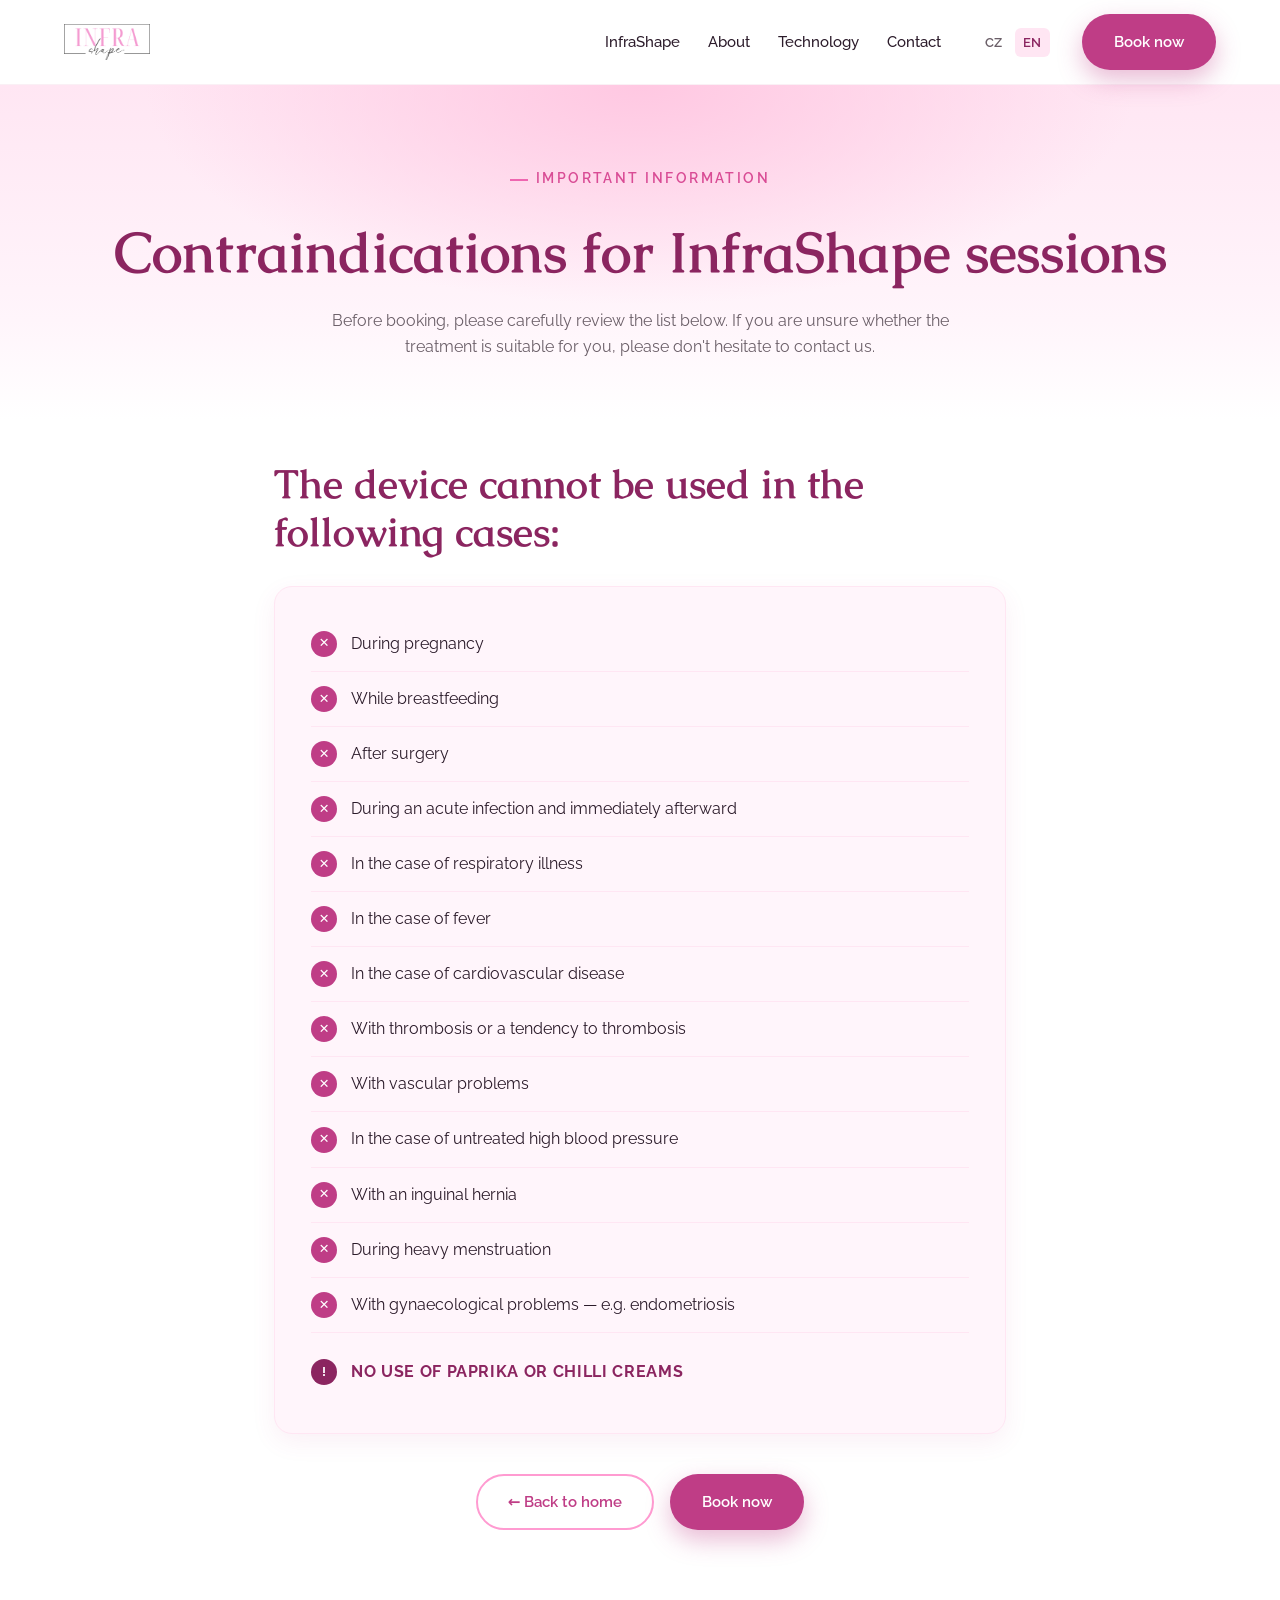
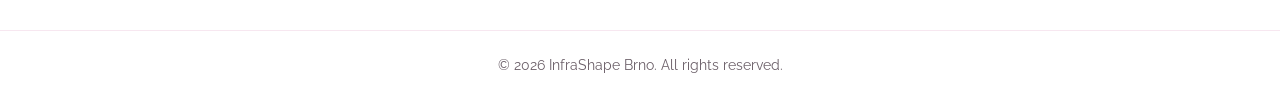
<file: en/kontraindikace.html>
<!DOCTYPE html>
<html lang="en">
<head>
  <meta charset="UTF-8" />
  <meta name="viewport" content="width=device-width, initial-scale=1.0" />
  <title>Contraindications — InfraShape Brno</title>
  <meta name="description" content="Contraindications for sessions on the InfraShape Horizontal device. Cases in which the device cannot be used." />
  <link rel="canonical" href="https://infrashape.vercel.app/en/kontraindikace.html" />
  <link rel="alternate" hreflang="cs" href="https://infrashape.vercel.app/kontraindikace.html" />
  <link rel="alternate" hreflang="en" href="https://infrashape.vercel.app/en/kontraindikace.html" />
  <link rel="alternate" hreflang="x-default" href="https://infrashape.vercel.app/kontraindikace.html" />
  <link rel="icon" type="image/png" href="../img/logo.png" />
  <link rel="preconnect" href="https://fonts.googleapis.com" />
  <link rel="preconnect" href="https://fonts.gstatic.com" crossorigin />
  <link href="https://fonts.googleapis.com/css2?family=Caudex:wght@400;700&family=Raleway:wght@300;400;500;600;700&display=swap" rel="stylesheet" />
  <link rel="stylesheet" href="../css/style-legacy.css" />
</head>
<body>

  <header class="site-header">
    <div class="container header-inner">
      <a href="index.html#home" class="logo">
        <img src="../img/logo.png" alt="InfraShape" />
      </a>
      <nav class="nav" id="nav">
        <a href="index.html#home">InfraShape</a>
        <a href="index.html#about">About</a>
        <a href="index.html#tech">Technology</a>
        <a href="index.html#contact">Contact</a>
      </nav>
      <div class="lang-switch" aria-label="Language">
        <a href="../kontraindikace.html" hreflang="cs" lang="cs">CZ</a>
        <span class="lang-current" aria-current="page">EN</span>
      </div>
      <a href="https://infrashape-brno.reservio.com" class="btn btn-primary" target="_blank" rel="noopener noreferrer">Book now</a>
      <button class="nav-toggle" id="navToggle" aria-label="Menu" aria-expanded="false">
        <span></span><span></span><span></span>
      </button>
    </div>
  </header>

  <main class="page">
    <section class="page-hero">
      <div class="container">
        <span class="eyebrow">Important information</span>
        <h1>Contraindications for InfraShape sessions</h1>
        <p>Before booking, please carefully review the list below. If you are unsure whether the treatment is suitable for you, please don't hesitate to contact us.</p>
      </div>
    </section>

    <section class="page-body">
      <div class="container narrow">
        <h2>The device cannot be used in the following cases:</h2>
        <ul class="kontra-list">
          <li>During pregnancy</li>
          <li>While breastfeeding</li>
          <li>After surgery</li>
          <li>During an acute infection and immediately afterward</li>
          <li>In the case of respiratory illness</li>
          <li>In the case of fever</li>
          <li>In the case of cardiovascular disease</li>
          <li>With thrombosis or a tendency to thrombosis</li>
          <li>With vascular problems</li>
          <li>In the case of untreated high blood pressure</li>
          <li>With an inguinal hernia</li>
          <li>During heavy menstruation</li>
          <li>With gynaecological problems — e.g. endometriosis</li>
          <li class="warn">NO USE OF PAPRIKA OR CHILLI CREAMS</li>
        </ul>

        <div class="page-cta">
          <a href="index.html" class="btn btn-ghost">← Back to home</a>
          <a href="https://infrashape-brno.reservio.com" class="btn btn-primary" target="_blank" rel="noopener noreferrer">Book now</a>
        </div>
      </div>
    </section>
  </main>

  <footer class="footer">
    <div class="container">
      <p>&copy; <span id="year"></span> InfraShape Brno. All rights reserved.</p>
    </div>
  </footer>

  <script src="../js/script.js"></script>
</body>
</html>
</file>
<file: css/style.css>
:root {
  --bg: #ffffff;
  --surface: #fbf3f7;
  --pink: #DF9AC3;
  --pink-strong: #C4719F;
  --plum: #8E4470;
  --text: #3A2A33;
  --muted: #7A6872;
  --line: #f0dce7;
  --grad: linear-gradient(180deg, #E7A9D0 0%, #F6E4EE 45%, #FFFFFF 100%);
  --radius: 22px;
  --radius-sm: 14px;
  --shadow: 0 24px 60px rgba(142, 68, 112, 0.10);
  --shadow-sm: 0 8px 24px rgba(142, 68, 112, 0.07);
  --font-heading: "Playfair Display", Georgia, serif;
  --font-body: "Jost", system-ui, -apple-system, sans-serif;
  --container: 1200px;
  --header-h: 76px;

  /* aliasy pro převzaté bloky (video modal, kalkulačka) */
  --pink-50: var(--surface);
  --pink-100: #f8e6ef;
  --pink-200: #f1cde0;
  --pink-300: var(--pink);
  --pink-400: var(--pink);
  --pink-500: var(--pink-strong);
  --pink-600: var(--pink-strong);
  --pink-700: var(--plum);
  --white: #ffffff;
}

* { box-sizing: border-box; }
html { scroll-behavior: smooth; scroll-padding-top: var(--header-h); }
body {
  margin: 0;
  font-family: var(--font-body);
  font-weight: 400;
  color: var(--text);
  background: var(--bg);
  line-height: 1.65;
  -webkit-font-smoothing: antialiased;
}
body.modal-open { overflow: hidden; }
img, video { max-width: 100%; height: auto; display: block; }
a { color: var(--pink-strong); text-decoration: none; transition: color .2s; }
a:hover { color: var(--plum); }
h1, h2, h3, h4 { font-family: var(--font-heading); font-weight: 400; color: var(--text); margin: 0 0 .45em; line-height: 1.12; }
h1 em, h2 em, h3 em { font-style: italic; color: var(--pink-strong); }
h1 { font-size: clamp(2.6rem, 6.4vw, 5.2rem); letter-spacing: -.01em; }
h2 { font-size: clamp(2rem, 4.2vw, 3.4rem); }
h3 { font-size: 1.5rem; }
p { margin: 0 0 1em; color: var(--muted); }

.container { max-width: var(--container); margin: 0 auto; padding: 0 24px; }

.eyebrow {
  display: inline-block;
  font-family: var(--font-body);
  color: var(--pink-strong);
  font-size: .78rem;
  letter-spacing: .3em;
  text-transform: uppercase;
  font-weight: 500;
  margin-bottom: 1.1rem;
}

.section-head { text-align: center; max-width: 760px; margin: 0 auto 56px; }
.section-head p { font-size: 1.05rem; }

/* Buttons */
.btn {
  display: inline-flex;
  align-items: center;
  justify-content: center;
  padding: 14px 30px;
  border-radius: 999px;
  font-family: var(--font-body);
  font-weight: 500;
  font-size: .9rem;
  letter-spacing: .08em;
  text-transform: uppercase;
  border: 1px solid transparent;
  cursor: pointer;
  transition: transform .25s, background .25s, color .25s, box-shadow .25s;
}
.btn-primary { background: var(--pink-strong); color: #fff !important; box-shadow: 0 12px 28px rgba(196, 113, 159, .3); }
.btn-primary:hover { background: var(--plum); transform: translateY(-2px); }
.btn-ghost { background: transparent; color: var(--plum) !important; border-color: var(--pink); }
.btn-ghost:hover { background: var(--surface); transform: translateY(-2px); }
.btn-light { background: #fff; color: var(--plum) !important; }
.btn-light:hover { background: var(--surface); transform: translateY(-2px); }

/* Header */
.site-header {
  position: sticky;
  top: 0;
  z-index: 100;
  background: rgba(255, 255, 255, .86);
  backdrop-filter: saturate(1.2) blur(12px);
  border-bottom: 1px solid var(--line);
}
.header-inner { display: flex; align-items: center; gap: 24px; height: var(--header-h); }
.logo img { height: 46px; width: auto; }
.nav { display: flex; align-items: center; gap: 30px; margin-left: auto; }
.nav a:not(.btn) {
  color: var(--text);
  font-size: .82rem;
  letter-spacing: .14em;
  text-transform: uppercase;
}
.nav a:not(.btn):hover { color: var(--pink-strong); }
.nav-cta { padding: 11px 24px; }
.nav-toggle {
  display: none;
  margin-left: auto;
  background: none;
  border: 0;
  width: 40px; height: 40px;
  flex-direction: column;
  justify-content: center;
  gap: 6px;
  padding: 8px;
  cursor: pointer;
}
.nav-toggle span { display: block; height: 1.5px; background: var(--plum); border-radius: 2px; }

/* Hero */
.hero {
  position: relative;
  padding: 72px 0 90px;
  background: var(--grad);
  overflow: hidden;
}
.hero-inner { display: grid; grid-template-columns: 1.15fr .85fr; gap: 64px; align-items: center; }
.hero-text p { font-size: 1.1rem; max-width: 540px; color: var(--text); opacity: .8; }
.hero-ctas { display: flex; gap: 14px; flex-wrap: wrap; margin-top: 30px; }
.hero-image img {
  width: 100%;
  aspect-ratio: 4 / 5;
  object-fit: cover;
  border-radius: 220px 220px var(--radius) var(--radius);
  box-shadow: var(--shadow);
}

/* Reviews */
.reviews {
  display: grid;
  grid-template-columns: auto 1fr auto;
  align-items: center;
  gap: 32px;
  margin-top: 80px;
  background: #fff;
  border-radius: var(--radius);
  padding: 28px 36px;
  box-shadow: var(--shadow);
}
.reviews-score { text-align: center; padding-right: 32px; border-right: 1px solid var(--line); }
.reviews-num { font-family: var(--font-heading); font-size: 2.6rem; color: var(--plum); }
.reviews-max { font-family: var(--font-heading); font-size: 1.4rem; color: var(--pink-strong); }
.reviews-stars { display: block; color: #e3b04b; letter-spacing: .15em; }
.reviews-score p { margin: 4px 0 0; font-size: .85rem; }
.reviews-quotes { list-style: none; margin: 0; padding: 0; display: grid; grid-template-columns: 1fr 1fr; gap: 24px; }
.reviews-quotes blockquote { margin: 0 0 4px; font-family: var(--font-heading); font-style: italic; font-size: 1.1rem; color: var(--text); }
.reviews-quotes span { font-size: .8rem; letter-spacing: .14em; text-transform: uppercase; color: var(--pink-strong); }

/* Why */
.why { padding: 140px 0 120px; }
.why-inner { display: grid; grid-template-columns: .9fr 1.1fr; gap: 80px; align-items: start; }
.why-body p { font-size: 1.08rem; }
.why-facts { list-style: none; margin: 40px 0 0; padding: 32px 0 0; border-top: 1px solid var(--line); display: grid; grid-template-columns: repeat(3, 1fr); gap: 20px; }
.why-facts strong { display: block; font-family: var(--font-heading); font-size: 2.6rem; font-weight: 400; color: var(--plum); line-height: 1; }
.why-facts span { font-size: .85rem; color: var(--muted); }
.why-quote {
  margin: 110px auto 0;
  max-width: 900px;
  text-align: center;
  font-family: var(--font-heading);
  font-style: italic;
  font-size: clamp(1.5rem, 3vw, 2.3rem);
  line-height: 1.35;
  color: var(--plum);
}

/* Co je InfraShape — přilepená karta, snímky se mění podle scrollu (js/story.js) */
.infrashape { padding: 120px 0; background: var(--surface); }
.story { height: calc(var(--count) * 80vh); max-width: var(--container); margin: 0 auto; padding: 0 24px; }
.story-sticky {
  position: sticky;
  top: calc(var(--header-h) + 24px);
  height: calc(100vh - var(--header-h) - 48px);
  min-height: 420px;
  border-radius: var(--radius);
  overflow: hidden;
  background: var(--plum);
  box-shadow: var(--shadow);
}
.story-slide { position: absolute; inset: 0; opacity: 0; visibility: hidden; transition: opacity .8s ease, visibility 0s linear .8s; }
.story-slide.is-current { opacity: 1; visibility: visible; transition: opacity .8s ease; }
.story-slide img { position: absolute; inset: 0; width: 100%; height: 100%; object-fit: cover; transform: scale(1.06); transition: transform 1.6s cubic-bezier(.2, .7, .2, 1); }
.story-slide.is-current img { transform: scale(1); }
.story-slide::after {
  content: "";
  position: absolute;
  inset: 0;
  background: linear-gradient(180deg, rgba(58, 42, 51, .25) 0%, rgba(58, 42, 51, .55) 100%), rgba(142, 68, 112, .18);
}
.story-content {
  position: absolute;
  inset: 0;
  z-index: 1;
  display: flex;
  flex-direction: column;
  align-items: center;
  justify-content: center;
  text-align: center;
  padding: 40px 24px;
}
.story-content > * { opacity: 0; transform: translateY(30px); transition: opacity .8s ease, transform .8s cubic-bezier(.2, .7, .2, 1); }
.story-slide.is-current .story-content > * { opacity: 1; transform: none; }
.story-slide.is-current .story-content > :nth-child(2) { transition-delay: .1s; }
.story-slide.is-current .story-content > :nth-child(3) { transition-delay: .2s; }
.story-num { font-family: var(--font-heading); font-style: italic; color: #F6E4EE; font-size: 1.1rem; margin-bottom: 12px; }
.story-content h3 { color: #FFF8EF; font-size: clamp(2.4rem, 6vw, 5rem); line-height: 1.05; margin-bottom: .35em; }
.story-content h3 em { color: #F3C9E0; }
.story-content p { color: rgba(255, 248, 239, .9); font-size: 1.1rem; max-width: 520px; margin: 0; }
.story-dots { position: absolute; left: 0; right: 0; bottom: 24px; z-index: 2; display: flex; justify-content: center; gap: 8px; }
.story-dots span { width: 26px; height: 2px; border-radius: 2px; background: rgba(255, 255, 255, .35); transition: background .4s; }
.story-dots span.is-current { background: #fff; }

/* Bez animací: snímky jako karty pod sebou */
@media (prefers-reduced-motion: reduce) {
  .story { height: auto; display: grid; gap: 20px; }
  .story-sticky { display: contents; }
  .story-slide { position: relative; min-height: 420px; opacity: 1; visibility: visible; border-radius: var(--radius); overflow: hidden; }
  .story-slide img { transform: none; }
  .story-content > * { opacity: 1; transform: none; }
  .story-dots { display: none; }
}

/* About */
.about { padding: 140px 0; }
.about-inner { display: grid; grid-template-columns: 1fr 1fr; gap: 80px; align-items: center; }
.about-text p { font-size: 1.05rem; }
.quote {
  margin: 32px 0 0;
  padding: 26px 28px;
  background: var(--surface);
  border-radius: var(--radius-sm);
}
.quote blockquote { margin: 0 0 16px; font-family: var(--font-heading); font-style: italic; font-size: 1.1rem; color: var(--text); }
.quote figcaption { display: flex; align-items: center; gap: 14px; }
.quote figcaption img { width: 48px; height: 48px; border-radius: 50%; object-fit: cover; }
.quote figcaption strong { display: block; font-weight: 500; color: var(--plum); }
.quote figcaption span { font-size: .85rem; color: var(--muted); }
.insta-link {
  display: inline-flex;
  align-items: center;
  gap: 12px;
  margin-top: 26px;
  padding: 10px 22px 10px 10px;
  border-radius: 999px;
  border: 1px solid var(--pink);
  color: var(--plum);
  transition: background .2s, transform .2s;
}
.insta-link:hover { background: var(--surface); transform: translateY(-2px); color: var(--plum); }
.insta-link svg { width: 40px; height: 40px; padding: 9px; border-radius: 50%; background: var(--pink-strong); color: #fff; flex-shrink: 0; }
.insta-link small { display: block; color: var(--muted); }

/* Pricing */
.pricing { padding: 120px 0; background: var(--grad); }
.price-list { max-width: 820px; margin: 0 auto; display: grid; gap: 14px; }
.price-row {
  display: grid;
  grid-template-columns: 1fr auto auto;
  align-items: center;
  gap: 28px;
  background: #fff;
  border-radius: var(--radius-sm);
  padding: 22px 28px;
  box-shadow: var(--shadow-sm);
}
.price-name h3 { margin: 0; font-size: 1.4rem; }
.price-name span { font-size: .8rem; letter-spacing: .16em; text-transform: uppercase; color: var(--muted); }
.price-value { font-family: var(--font-heading); font-size: 1.8rem; color: var(--plum); }
.price-soon { font-style: italic; font-size: 1.2rem; color: var(--pink-strong); }

/* Calculator (sekce; vnitřek převzat níže) */
.calculator { padding: 120px 0; background: var(--bg); }

/* Directions */
.directions { padding: 120px 0; background: var(--surface); }
.route-cards { display: grid; grid-template-columns: repeat(3, 1fr); gap: 28px; margin-bottom: 70px; }
.route-media {
  position: relative;
  aspect-ratio: 9 / 16;
  max-height: 560px;
  border-radius: var(--radius);
  overflow: hidden;
  background: var(--grad);
  margin-bottom: 18px;
}
.route-media video { width: 100%; height: 100%; object-fit: cover; }
.route-soon {
  position: absolute;
  left: 16px; bottom: 16px;
  padding: 6px 14px;
  border-radius: 999px;
  background: rgba(255, 255, 255, .9);
  font-size: .72rem;
  letter-spacing: .16em;
  text-transform: uppercase;
  color: var(--plum);
}
.route-num { font-family: var(--font-heading); font-style: italic; color: var(--pink-strong); }
.route-card h3 { margin: 4px 0 6px; }
.route-card p { font-size: .95rem; }

.map-block {
  display: grid;
  grid-template-columns: 1.6fr 1fr;
  border-radius: var(--radius);
  overflow: hidden;
  box-shadow: var(--shadow);
  background: #fff;
}
.map-embed { min-height: 400px; background: var(--pink-100); }
.map-embed iframe { display: block; width: 100%; height: 100%; }
.map-info {
  padding: 44px 38px;
  display: flex;
  flex-direction: column;
  justify-content: center;
  background: linear-gradient(160deg, var(--plum), var(--pink-strong));
  color: #fff;
}
.map-info h3 { color: #fff; }
.map-info p, .map-info li { color: rgba(255, 255, 255, .9); }
.map-info strong { color: #fff; font-weight: 500; }
.route-list { list-style: none; margin: 12px 0 24px; padding: 0; display: grid; gap: 10px; font-size: .95rem; }
.map-info .btn { align-self: flex-start; }

/* FAQ */
.faq { padding: 120px 0; }
.faq-list { max-width: 840px; margin: 0 auto; border-top: 1px solid var(--line); }
.faq details { border-bottom: 1px solid var(--line); }
.faq summary {
  cursor: pointer;
  list-style: none;
  position: relative;
  padding: 24px 44px 24px 0;
  font-family: var(--font-heading);
  font-size: 1.25rem;
  color: var(--text);
}
.faq summary::-webkit-details-marker { display: none; }
.faq summary::after {
  content: "+";
  position: absolute;
  right: 4px; top: 50%;
  transform: translateY(-50%);
  font-family: var(--font-body);
  font-weight: 300;
  font-size: 1.8rem;
  color: var(--pink-strong);
  transition: transform .25s;
}
.faq details[open] summary::after { transform: translateY(-50%) rotate(45deg); }
.faq details p { padding-bottom: 24px; margin: 0; max-width: 720px; }

/* Contact */
.contact { padding: 120px 0 0; background: var(--grad); }
.contact-grid { display: grid; grid-template-columns: 1.2fr .8fr 1fr; gap: 60px; padding-bottom: 90px; }
.contact-block p { margin: 4px 0; color: var(--text); }
.contact-nav h3 { font-size: 1.1rem; }
.contact-nav ul { list-style: none; margin: 0; padding: 0; display: grid; gap: 8px; }
.contact-nav a { color: var(--text); }
.contact-nav a:hover { color: var(--pink-strong); }
.contact-cta p { color: var(--text); }
.socials { display: flex; gap: 10px; margin-top: 18px; }
.socials a {
  width: 40px; height: 40px;
  border-radius: 50%;
  border: 1px solid var(--pink-strong);
  color: var(--plum);
  display: inline-flex;
  align-items: center;
  justify-content: center;
  font-size: .85rem;
  transition: background .2s, color .2s;
}
.socials a:hover { background: var(--pink-strong); color: #fff; }
.footer { border-top: 1px solid rgba(142, 68, 112, .15); padding: 22px 0; }
.footer p { margin: 0; font-size: .82rem; text-align: center; }

/* Responsive */
@media (max-width: 960px) {
  .hero-inner, .why-inner, .about-inner { grid-template-columns: 1fr; gap: 44px; }
  .hero-image { max-width: 460px; }
  .reviews { grid-template-columns: 1fr; text-align: center; gap: 20px; }
  .reviews-score { padding: 0 0 16px; border-right: 0; border-bottom: 1px solid var(--line); }
  .reviews .btn { justify-self: center; }
  .route-cards { grid-template-columns: 1fr; max-width: 420px; margin-left: auto; margin-right: auto; }
  .map-block { grid-template-columns: 1fr; }
  .map-embed { min-height: 300px; }
  .contact-grid { grid-template-columns: 1fr 1fr; }
}

@media (max-width: 900px) {
  .nav-toggle { display: flex; }
  .nav { display: none; }
  .nav.open {
    display: flex;
    position: absolute;
    top: 100%; left: 0; right: 0;
    flex-direction: column;
    align-items: flex-start;
    gap: 18px;
    padding: 24px;
    background: #fff;
    box-shadow: var(--shadow-sm);
    border-top: 1px solid var(--line);
  }
}

@media (max-width: 640px) {
  :root { --header-h: 64px; }
  .container, .story { padding: 0 16px; }
  .logo img { height: 38px; }
  .hero { padding: 44px 0 60px; }
  .reviews { margin-top: 50px; padding: 24px 20px; }
  .reviews-quotes { grid-template-columns: 1fr; }
  .why, .about, .infrashape, .pricing, .calculator, .directions, .faq { padding: 80px 0; }
  .why-facts { grid-template-columns: 1fr; }
  .why-quote { margin-top: 70px; }
  .story-sticky { top: calc(var(--header-h) + 12px); height: calc(100svh - var(--header-h) - 24px); }
  .price-row { grid-template-columns: 1fr; text-align: center; gap: 10px; }
  .price-row .btn { justify-self: center; }
  .contact { padding-top: 80px; }
  .contact-grid { grid-template-columns: 1fr; gap: 40px; padding-bottom: 60px; }
  .section-head { margin-bottom: 40px; }
  .route-cards { max-width: 300px; }
}

/* ---- Převzato ze style-legacy.css: video, modal, kalkulačka ---- */
.video-wrap {
  position: relative;
  display: block;
  width: 100%;
  padding: 0;
  border: 0;
  cursor: pointer;
  border-radius: var(--radius);
  overflow: hidden;
  box-shadow: var(--shadow);
  background: var(--pink-100);
  font: inherit;
}
.video-wrap .video-poster {
  width: 100%;
  height: auto;
  display: block;
  border-radius: 0;
  box-shadow: none;
  transition: transform .5s ease;
}
.video-wrap:hover .video-poster { transform: scale(1.04); }
.play-btn {
  position: absolute;
  inset: 0;
  display: flex;
  align-items: center;
  justify-content: center;
  pointer-events: none;
}
.play-btn::before {
  content: "";
  position: absolute;
  width: 92px;
  height: 92px;
  border-radius: 50%;
  background: var(--pink-600);
  box-shadow: 0 14px 40px rgba(191, 61, 134, 0.55);
  animation: pulse 2s ease-out infinite;
}
.play-btn::after {
  content: "";
  position: absolute;
  width: 92px;
  height: 92px;
  border-radius: 50%;
  border: 2px solid var(--pink-300);
  animation: ring 2s ease-out infinite;
  opacity: 0;
}
.play-btn svg {
  position: relative;
  width: 36px;
  height: 36px;
  color: var(--white);
  transform: translateX(3px);
  z-index: 1;
}
@keyframes pulse {
  0%, 100% { transform: scale(1); box-shadow: 0 14px 40px rgba(191, 61, 134, 0.55); }
  50% { transform: scale(1.08); box-shadow: 0 18px 50px rgba(191, 61, 134, 0.7); }
}
@keyframes ring {
  0% { transform: scale(1); opacity: .8; }
  100% { transform: scale(1.9); opacity: 0; }
}

/* Video modal */
.modal {
  position: fixed;
  inset: 0;
  z-index: 200;
  display: flex;
  align-items: center;
  justify-content: center;
  padding: 24px;
}
.modal[hidden] { display: none; }
.modal-backdrop {
  position: absolute;
  inset: 0;
  background: rgba(27, 8, 22, 0.78);
  backdrop-filter: blur(6px);
  animation: fadeIn .25s ease;
}
.modal-body {
  position: relative;
  width: min(960px, 100%);
  max-height: 90vh;
  animation: popIn .3s cubic-bezier(.2, .9, .3, 1.2);
}
.modal-body video {
  width: 100%;
  max-height: 90vh;
  display: block;
  border-radius: var(--radius);
  box-shadow: 0 30px 80px rgba(0, 0, 0, 0.5);
  background: #000;
}
.modal-close {
  position: absolute;
  top: 14px;
  right: 14px;
  width: 48px;
  height: 48px;
  border-radius: 50%;
  border: 0;
  background: var(--white);
  color: var(--pink-700);
  font-size: 1.9rem;
  line-height: 1;
  cursor: pointer;
  box-shadow: 0 8px 24px rgba(0, 0, 0, 0.4);
  z-index: 2;
  display: flex;
  align-items: center;
  justify-content: center;
  padding: 0;
  transition: background .2s, box-shadow .2s;
}
.modal-close span {
  display: inline-block;
  transition: transform .35s cubic-bezier(.2, .9, .3, 1.2);
}
.modal-close:hover {
  background: var(--pink-100);
  box-shadow: 0 10px 28px rgba(0, 0, 0, 0.5);
}
.modal-close:hover span { transform: rotate(90deg) scale(1.15); }

.calc-card {
  max-width: 960px;
  margin: 40px auto 0;
  background: linear-gradient(180deg, var(--white), var(--pink-50));
  border-radius: var(--radius);
  padding: 44px 44px 36px;
  box-shadow: var(--shadow);
  border: 1px solid var(--pink-100);
}
.calc-inputs {
  display: grid;
  grid-template-columns: repeat(3, 1fr);
  gap: 30px;
  margin-bottom: 36px;
}
.calc-field label {
  display: block;
  font-weight: 600;
  font-size: .88rem;
  color: var(--pink-700);
  text-transform: uppercase;
  letter-spacing: .08em;
  margin-bottom: 12px;
}
.calc-slider {
  display: flex;
  flex-direction: column;
  gap: 10px;
}
.calc-slider output {
  font-family: var(--font-heading);
  font-size: 1.4rem;
  color: var(--pink-700);
  font-weight: 700;
}
.calc-slider input[type="range"] {
  -webkit-appearance: none;
  appearance: none;
  width: 100%;
  height: 6px;
  border-radius: 999px;
  background: var(--pink-100);
  outline: none;
}
.calc-slider input[type="range"]::-webkit-slider-thumb {
  -webkit-appearance: none;
  appearance: none;
  width: 22px;
  height: 22px;
  border-radius: 50%;
  background: var(--pink-600);
  border: 3px solid var(--white);
  box-shadow: 0 4px 12px rgba(191, 61, 134, 0.45);
  cursor: pointer;
  transition: transform .15s;
}
.calc-slider input[type="range"]::-webkit-slider-thumb:hover { transform: scale(1.15); }
.calc-slider input[type="range"]::-moz-range-thumb {
  width: 22px;
  height: 22px;
  border-radius: 50%;
  background: var(--pink-600);
  border: 3px solid var(--white);
  box-shadow: 0 4px 12px rgba(191, 61, 134, 0.45);
  cursor: pointer;
}
.calc-switch {
  display: flex;
  gap: 8px;
  padding: 6px;
  background: var(--pink-100);
  border-radius: 999px;
}
.calc-opt {
  flex: 1;
  padding: 10px 16px;
  border: 0;
  border-radius: 999px;
  background: transparent;
  color: var(--pink-700);
  font-weight: 600;
  cursor: pointer;
  font-size: .92rem;
  transition: background .2s, color .2s, box-shadow .2s;
  font-family: inherit;
}
.calc-opt.active {
  background: var(--pink-600);
  color: var(--white);
  box-shadow: 0 6px 16px rgba(191, 61, 134, 0.35);
}

.calc-stats {
  display: grid;
  grid-template-columns: repeat(3, 1fr);
  gap: 16px;
  margin-bottom: 36px;
}
.calc-stat {
  text-align: center;
  padding: 24px 16px;
  border-radius: var(--radius-sm);
  background: var(--white);
  border: 1px solid var(--pink-100);
}
.calc-stat span {
  display: block;
  text-transform: uppercase;
  letter-spacing: .12em;
  font-size: .78rem;
  color: var(--muted);
  margin-bottom: 6px;
}
.calc-stat strong {
  font-family: var(--font-heading);
  font-size: 2.2rem;
  color: var(--pink-700);
  font-weight: 700;
  display: block;
  line-height: 1;
}
.calc-stat small {
  display: block;
  margin-top: 4px;
  color: var(--muted);
  font-size: .85rem;
}
.calc-stat.highlight {
  background: linear-gradient(135deg, var(--pink-500), var(--pink-700));
  border-color: transparent;
  box-shadow: 0 12px 28px rgba(191, 61, 134, 0.25);
}
.calc-stat.highlight span, .calc-stat.highlight small { color: rgba(255,255,255,.85); }
.calc-stat.highlight strong { color: var(--white); }

.calc-equivalents h3 {
  text-align: center;
  font-size: 1.25rem;
  margin-bottom: 24px;
}
.eq-grid {
  display: grid;
  grid-template-columns: 1fr 1fr;
  gap: 24px;
}
.eq-col {
  background: var(--white);
  border: 1px solid var(--pink-100);
  border-radius: var(--radius-sm);
  padding: 24px 28px;
}
.eq-col h4 {
  text-transform: uppercase;
  letter-spacing: .1em;
  font-size: .88rem;
  color: var(--pink-500);
  margin-bottom: 14px;
}
.eq-col ul { list-style: none; padding: 0; margin: 0; }
.eq-col li {
  display: flex;
  align-items: baseline;
  gap: 10px;
  padding: 8px 0;
  border-bottom: 1px dashed var(--pink-100);
}
.eq-col li:last-child { border-bottom: 0; }
.eq-col li strong {
  font-family: var(--font-heading);
  font-size: 1.5rem;
  color: var(--pink-700);
  min-width: 60px;
}
.eq-col li span { color: var(--text); font-size: .96rem; }

.calc-disclaimer {
  margin: 28px 0 0;
  text-align: center;
  font-size: .82rem;
  color: var(--muted);
}

@media (max-width: 780px) {
  .calc-card { padding: 30px 22px 28px; }
  .calc-inputs { grid-template-columns: 1fr; gap: 24px; }
  .calc-stats { grid-template-columns: 1fr; }
  .eq-grid { grid-template-columns: 1fr; }
}

/* Lenis */
html.lenis, html.lenis body { height: auto; }
.lenis.lenis-smooth { scroll-behavior: auto !important; }
.lenis.lenis-stopped { overflow: hidden; }

/* Reveal (jen když běží js/scroll.js a není reduced motion) */
html.js-reveal [data-reveal] {
  opacity: 0;
  transform: translateY(30px);
  transition: opacity .9s cubic-bezier(.2, .7, .2, 1), transform .9s cubic-bezier(.2, .7, .2, 1);
}
html.js-reveal [data-reveal].is-visible { opacity: 1; transform: none; }
@media (prefers-reduced-motion: reduce) {
  html { scroll-behavior: auto; }
  html.js-reveal [data-reveal] { opacity: 1; transform: none; transition: none; }
}

/* Popup Lekce zdarma */
.promo { position: fixed; inset: 0; z-index: 300; display: grid; place-items: center; padding: 16px; }
.promo[hidden] { display: none; }
.promo-backdrop { position: absolute; inset: 0; background: rgba(58, 42, 51, .45); backdrop-filter: blur(4px); animation: promo-fade .4s ease; }
.promo-card {
  position: relative;
  width: min(460px, 100%);
  padding: 48px 40px 40px;
  text-align: center;
  border-radius: var(--radius);
  background: var(--grad);
  box-shadow: 0 30px 80px rgba(58, 42, 51, .3);
  animation: promo-in .5s cubic-bezier(.2, .7, .2, 1);
}
.promo-card p { color: var(--text); opacity: .8; }
.promo-close {
  position: absolute;
  top: 14px; right: 16px;
  width: 38px; height: 38px;
  border: 0;
  border-radius: 50%;
  background: rgba(255, 255, 255, .7);
  color: var(--plum);
  font-size: 1.5rem;
  line-height: 1;
  cursor: pointer;
}
.promo-close:hover { background: #fff; }
.promo-code {
  display: flex;
  align-items: center;
  justify-content: center;
  gap: 12px;
  flex-wrap: wrap;
  margin: 8px 0 24px;
  padding: 14px;
  border: 1px dashed var(--pink-strong);
  border-radius: var(--radius-sm);
  background: rgba(255, 255, 255, .75);
}
.promo-code code { font-family: var(--font-body); font-weight: 500; font-size: 1.3rem; letter-spacing: .2em; color: var(--plum); }
.promo-code .btn { padding: 8px 18px; font-size: .75rem; }
@keyframes promo-fade { from { opacity: 0; } }
@keyframes promo-in { from { opacity: 0; transform: translateY(24px) scale(.97); } }
@media (prefers-reduced-motion: reduce) {
  .promo-backdrop, .promo-card { animation: none; }
}
</file>
<file: css/style-legacy.css>
:root {
  --pink-50: #fff5fb;
  --pink-100: #ffe6f3;
  --pink-200: #ffc8e2;
  --pink-300: #ff9bd1;
  --pink-400: #ef66b0;
  --pink-500: #d94c95;
  --pink-600: #bf3d86;
  --pink-700: #8b2560;
  --text: #2b1b2a;
  --muted: #6b5f68;
  --white: #ffffff;
  --radius: 18px;
  --radius-sm: 12px;
  --shadow: 0 20px 50px rgba(191, 61, 134, 0.12);
  --shadow-sm: 0 8px 24px rgba(191, 61, 134, 0.08);
  --font-heading: "Caudex", Georgia, serif;
  --font-body: "Raleway", system-ui, -apple-system, sans-serif;
  --container: 1200px;
}

* { box-sizing: border-box; }
html { scroll-behavior: smooth; }
body {
  margin: 0;
  font-family: var(--font-body);
  color: var(--text);
  background: var(--white);
  line-height: 1.6;
  -webkit-font-smoothing: antialiased;
}
img { max-width: 100%; height: auto; display: block; }
a { color: var(--pink-600); text-decoration: none; }
a:hover { color: var(--pink-700); }
h1, h2, h3, h4 { font-family: var(--font-heading); color: var(--pink-700); margin: 0 0 .4em; line-height: 1.2; }
h1 { font-size: clamp(2rem, 4.5vw, 3.5rem); }
h2 { font-size: clamp(1.6rem, 3.2vw, 2.5rem); }
h3 { font-size: 1.35rem; }
p { margin: 0 0 1em; color: var(--muted); }

.container {
  max-width: var(--container);
  margin: 0 auto;
  padding: 0 24px;
}

.eyebrow {
  display: inline-block;
  color: var(--pink-500);
  font-size: .85rem;
  letter-spacing: .18em;
  text-transform: uppercase;
  font-weight: 600;
  margin-bottom: .75rem;
  position: relative;
  padding-left: 26px;
}
.eyebrow::before {
  content: "";
  position: absolute;
  left: 0; top: 50%;
  width: 18px; height: 2px;
  background: var(--pink-400);
}

/* Buttons */
.btn {
  display: inline-block;
  padding: 14px 30px;
  border-radius: 999px;
  font-weight: 600;
  font-size: .95rem;
  transition: transform .2s, box-shadow .2s, background .2s;
  border: 2px solid transparent;
  cursor: pointer;
}
.btn-primary {
  background: var(--pink-600);
  color: var(--white) !important;
  box-shadow: 0 10px 25px rgba(191, 61, 134, 0.35);
}
.btn-primary:hover {
  background: var(--pink-700);
  transform: translateY(-2px);
  box-shadow: 0 14px 30px rgba(191, 61, 134, 0.45);
}
.btn-ghost {
  background: transparent;
  color: var(--pink-600) !important;
  border-color: var(--pink-300);
}
.btn-ghost:hover { background: var(--pink-100); }

/* Header */
.site-header {
  position: sticky;
  top: 0;
  z-index: 100;
  background: rgba(255, 255, 255, 0.85);
  backdrop-filter: saturate(1.2) blur(10px);
  border-bottom: 1px solid rgba(191, 61, 134, 0.08);
}
.header-inner {
  display: flex;
  align-items: center;
  justify-content: space-between;
  gap: 16px;
  padding: 14px 24px;
}
.logo img { height: 36px; width: auto; }
.nav {
  display: flex;
  gap: 28px;
  margin-left: auto;
  margin-right: 20px;
}
.nav a {
  color: var(--text);
  font-weight: 500;
  font-size: .95rem;
  transition: color .2s;
}
.nav a:hover { color: var(--pink-600); }

.lang-switch {
  display: flex;
  align-items: center;
  gap: 4px;
  margin-right: 16px;
  font-size: .82rem;
  font-weight: 600;
  letter-spacing: .04em;
}
.lang-switch a,
.lang-switch .lang-current {
  padding: 4px 8px;
  border-radius: 6px;
  transition: color .2s, background .2s;
}
.lang-switch a {
  color: var(--muted);
}
.lang-switch a:hover {
  color: var(--pink-700);
  background: var(--pink-50);
}
.lang-switch .lang-current {
  color: var(--pink-700);
  background: var(--pink-100);
}
.nav-toggle {
  display: none;
  background: none;
  border: 0;
  width: 36px;
  height: 36px;
  flex-direction: column;
  justify-content: space-between;
  padding: 8px 6px;
  cursor: pointer;
}
.nav-toggle span {
  display: block;
  height: 2px;
  background: var(--pink-700);
  border-radius: 2px;
  transition: transform .25s, opacity .25s;
}

/* Hero */
.hero {
  position: relative;
  padding: 80px 0 160px;
  background:
    radial-gradient(1100px 600px at 12% 15%, var(--pink-200) 0%, transparent 55%),
    radial-gradient(900px 500px at 92% 5%, var(--pink-100) 0%, transparent 50%),
    linear-gradient(180deg, var(--pink-100) 0%, var(--pink-50) 55%, var(--white) 100%);
  overflow: hidden;
}
.hero-inner {
  display: grid;
  grid-template-columns: 1.1fr 1fr;
  gap: 60px;
  align-items: center;
}
.hero-text h1 { margin-bottom: .6em; }
.hero-text p { font-size: 1.02rem; max-width: 520px; }
.hero-ctas {
  display: flex;
  gap: 14px;
  margin-top: 28px;
  flex-wrap: wrap;
}
.hero-image {
  position: relative;
}
.hero-image::before {
  content: "";
  position: absolute;
  inset: -20px -40px -20px 20px;
  background: radial-gradient(ellipse at center, var(--pink-200), transparent 65%);
  filter: blur(20px);
  z-index: 0;
}
.hero-image img {
  position: relative;
  z-index: 1;
  filter: drop-shadow(0 30px 60px rgba(139, 37, 96, 0.25));
}

.reviews {
  display: grid;
  grid-template-columns: auto 1fr auto;
  align-items: center;
  gap: 32px;
  margin-top: 80px;
  background: var(--white);
  border-radius: var(--radius);
  padding: 28px 36px;
  box-shadow: var(--shadow);
  position: relative;
  z-index: 2;
}
.reviews-score { text-align: center; padding-right: 32px; border-right: 1px solid var(--pink-100); }
.reviews-num {
  font-family: var(--font-heading);
  font-size: 2.4rem;
  color: var(--pink-700);
  font-weight: 700;
}
.reviews-max {
  color: var(--pink-500);
  font-family: var(--font-heading);
  font-size: 1.4rem;
  font-weight: 700;
}
.reviews-stars { display: block; color: #f5b301; letter-spacing: .15em; }
.reviews-score p { margin: 4px 0 0; font-size: .85rem; color: var(--muted); }
.reviews-quotes {
  list-style: none;
  margin: 0;
  padding: 0;
  display: grid;
  grid-template-columns: 1fr 1fr;
  gap: 20px;
}
.reviews-quotes blockquote { margin: 0 0 4px; font-style: italic; color: var(--text); }
.reviews-quotes span { font-size: .85rem; color: var(--pink-600); font-weight: 600; }

/* Wave */
.wave {
  position: absolute;
  left: 0; right: 0;
  bottom: -1px;
  width: 100%;
  height: 130px;
  display: block;
  pointer-events: none;
  z-index: 3;
}

/* About */
.about {
  padding: 120px 0 180px;
  background: var(--white);
  position: relative;
}
.about-inner {
  display: grid;
  grid-template-columns: 1fr 1.15fr;
  gap: 60px;
  align-items: start;
}
.about-left {
  display: flex;
  flex-direction: column;
  gap: 24px;
}
.about-left .video-wrap { max-width: 100%; height: auto; }
.about-photo {
  width: 100%;
  height: auto;
  border-radius: var(--radius);
  box-shadow: var(--shadow);
  display: block;
  transition: transform .4s ease, box-shadow .4s ease;
}
.about-photo:hover {
  transform: scale(1.03);
  box-shadow: 0 26px 60px rgba(191, 61, 134, 0.2);
}
.video-wrap {
  position: relative;
  display: block;
  width: 100%;
  padding: 0;
  border: 0;
  cursor: pointer;
  border-radius: var(--radius);
  overflow: hidden;
  box-shadow: var(--shadow);
  background: var(--pink-100);
  font: inherit;
}
.video-wrap .video-poster {
  width: 100%;
  height: auto;
  display: block;
  border-radius: 0;
  box-shadow: none;
  transition: transform .5s ease;
}
.video-wrap:hover .video-poster { transform: scale(1.04); }
.play-btn {
  position: absolute;
  inset: 0;
  display: flex;
  align-items: center;
  justify-content: center;
  pointer-events: none;
}
.play-btn::before {
  content: "";
  position: absolute;
  width: 92px;
  height: 92px;
  border-radius: 50%;
  background: var(--pink-600);
  box-shadow: 0 14px 40px rgba(191, 61, 134, 0.55);
  animation: pulse 2s ease-out infinite;
}
.play-btn::after {
  content: "";
  position: absolute;
  width: 92px;
  height: 92px;
  border-radius: 50%;
  border: 2px solid var(--pink-300);
  animation: ring 2s ease-out infinite;
  opacity: 0;
}
.play-btn svg {
  position: relative;
  width: 36px;
  height: 36px;
  color: var(--white);
  transform: translateX(3px);
  z-index: 1;
}
@keyframes pulse {
  0%, 100% { transform: scale(1); box-shadow: 0 14px 40px rgba(191, 61, 134, 0.55); }
  50% { transform: scale(1.08); box-shadow: 0 18px 50px rgba(191, 61, 134, 0.7); }
}
@keyframes ring {
  0% { transform: scale(1); opacity: .8; }
  100% { transform: scale(1.9); opacity: 0; }
}

/* Video modal */
.modal {
  position: fixed;
  inset: 0;
  z-index: 200;
  display: flex;
  align-items: center;
  justify-content: center;
  padding: 24px;
}
.modal[hidden] { display: none; }
.modal-backdrop {
  position: absolute;
  inset: 0;
  background: rgba(27, 8, 22, 0.78);
  backdrop-filter: blur(6px);
  animation: fadeIn .25s ease;
}
.modal-body {
  position: relative;
  width: min(960px, 100%);
  max-height: 90vh;
  animation: popIn .3s cubic-bezier(.2, .9, .3, 1.2);
}
.modal-body video {
  width: 100%;
  max-height: 90vh;
  display: block;
  border-radius: var(--radius);
  box-shadow: 0 30px 80px rgba(0, 0, 0, 0.5);
  background: #000;
}
.modal-close {
  position: absolute;
  top: 14px;
  right: 14px;
  width: 48px;
  height: 48px;
  border-radius: 50%;
  border: 0;
  background: var(--white);
  color: var(--pink-700);
  font-size: 1.9rem;
  line-height: 1;
  cursor: pointer;
  box-shadow: 0 8px 24px rgba(0, 0, 0, 0.4);
  z-index: 2;
  display: flex;
  align-items: center;
  justify-content: center;
  padding: 0;
  transition: background .2s, box-shadow .2s;
}
.modal-close span {
  display: inline-block;
  transition: transform .35s cubic-bezier(.2, .9, .3, 1.2);
}
.modal-close:hover {
  background: var(--pink-100);
  box-shadow: 0 10px 28px rgba(0, 0, 0, 0.5);
}
.modal-close:hover span { transform: rotate(90deg) scale(1.15); }
@keyframes fadeIn { from { opacity: 0; } to { opacity: 1; } }
@keyframes popIn { from { opacity: 0; transform: scale(.92); } to { opacity: 1; transform: scale(1); } }
body.modal-open { overflow: hidden; }
.about-text h2 { margin-bottom: .8em; }
.bullets { list-style: none; padding: 0; margin: 24px 0; }
.bullets li {
  padding: 8px 0 8px 28px;
  position: relative;
  color: var(--text);
}
.bullets li::before {
  content: "✓";
  position: absolute;
  left: 0;
  width: 20px; height: 20px;
  display: inline-flex;
  align-items: center;
  justify-content: center;
  color: var(--pink-600);
  font-weight: 700;
}

.quote {
  margin: 30px 0 0;
  padding: 24px 26px;
  background: var(--pink-50);
  border-left: 4px solid var(--pink-400);
  border-radius: var(--radius-sm);
  transition: transform .4s ease, box-shadow .4s ease;
}
.quote:hover {
  transform: scale(1.03);
  box-shadow: 0 20px 50px rgba(191, 61, 134, 0.15);
}
.quote blockquote {
  margin: 0 0 16px;
  font-style: italic;
  color: var(--text);
}
.quote figcaption {
  display: flex;
  align-items: center;
  gap: 14px;
}
.quote figcaption img {
  width: 48px; height: 48px;
  border-radius: 50%;
  object-fit: cover;
  background: var(--pink-200);
}
.quote figcaption strong { display: block; color: var(--pink-700); }
.quote figcaption span { font-size: .85rem; color: var(--muted); }

.about-highlights {
  display: grid;
  grid-template-columns: repeat(3, 1fr);
  gap: 20px;
  margin-top: 30px;
  background: linear-gradient(135deg, var(--pink-400), var(--pink-600));
  border-radius: var(--radius);
  padding: 30px 24px;
  color: var(--white);
  box-shadow: 0 8px 20px rgba(191, 61, 134, 0.12);
  transition: transform .4s ease, box-shadow .4s ease;
}
.about-highlights:hover {
  transform: scale(1.03);
  box-shadow: 0 12px 26px rgba(191, 61, 134, 0.18);
}
.about-highlights div { text-align: center; }
.about-highlights strong {
  font-family: var(--font-heading);
  font-size: 2.4rem;
  display: block;
}
.about-highlights strong .plus { color: var(--pink-200); }
.about-highlights p { color: rgba(255,255,255,.85); margin: 6px 0 0; font-size: .9rem; }

/* Tech */
.tech {
  position: relative;
  padding: 160px 0 180px;
  background:
    radial-gradient(900px 500px at 50% 50%, var(--pink-200) 0%, transparent 55%),
    linear-gradient(180deg, var(--pink-100) 0%, var(--pink-50) 45%, var(--pink-200) 100%);
}
.section-head {
  max-width: 720px;
  margin: 0 auto 60px;
  text-align: center;
}
.cards {
  display: grid;
  grid-template-columns: repeat(3, 1fr);
  gap: 24px;
}
.card {
  position: relative;
  background: var(--white);
  border-radius: var(--radius);
  padding: 34px 28px 32px;
  box-shadow: var(--shadow-sm);
  transition: transform .25s, box-shadow .25s;
  border: 1px solid var(--pink-100);
  display: flex;
  flex-direction: column;
}
.card:hover {
  transform: translateY(-6px);
  box-shadow: var(--shadow);
}
.card-icon {
  width: 58px; height: 58px;
  border-radius: 14px;
  background: linear-gradient(135deg, var(--pink-300), var(--pink-500));
  color: var(--white);
  display: flex;
  align-items: center;
  justify-content: center;
  margin-bottom: 20px;
  box-shadow: 0 10px 20px rgba(239, 102, 176, 0.35);
}
.card-icon svg { width: 30px; height: 30px; }
.num-badge {
  position: absolute;
  top: 24px; right: 28px;
  font-family: var(--font-heading);
  font-size: .95rem;
  color: var(--pink-400);
  letter-spacing: .1em;
}
.card h3 {
  text-transform: uppercase;
  letter-spacing: .05em;
  font-size: 1.1rem;
}
.card-sub {
  color: var(--pink-500);
  font-weight: 500;
  margin: 6px 0 14px;
  font-size: .95rem;
}
.card > p:not(.card-sub) { flex: 1; }
.card-btn {
  align-self: flex-start;
  margin-top: 20px;
  padding: 10px 22px;
  border-radius: 999px;
  background: var(--pink-50);
  color: var(--pink-700) !important;
  font-weight: 600;
  font-size: .88rem;
  border: 1.5px solid var(--pink-200);
  transition: background .2s, border-color .2s, transform .2s, color .2s;
}
.card-btn:hover {
  background: var(--pink-600);
  border-color: var(--pink-600);
  color: var(--white) !important;
  transform: translateY(-2px);
}

/* Calculator */
.calculator {
  position: relative;
  padding: 160px 0 120px;
  background: var(--white);
}
.calc-card {
  max-width: 960px;
  margin: 40px auto 0;
  background: linear-gradient(180deg, var(--white), var(--pink-50));
  border-radius: var(--radius);
  padding: 44px 44px 36px;
  box-shadow: var(--shadow);
  border: 1px solid var(--pink-100);
}
.calc-inputs {
  display: grid;
  grid-template-columns: repeat(3, 1fr);
  gap: 30px;
  margin-bottom: 36px;
}
.calc-field label {
  display: block;
  font-weight: 600;
  font-size: .88rem;
  color: var(--pink-700);
  text-transform: uppercase;
  letter-spacing: .08em;
  margin-bottom: 12px;
}
.calc-slider {
  display: flex;
  flex-direction: column;
  gap: 10px;
}
.calc-slider output {
  font-family: var(--font-heading);
  font-size: 1.4rem;
  color: var(--pink-700);
  font-weight: 700;
}
.calc-slider input[type="range"] {
  -webkit-appearance: none;
  appearance: none;
  width: 100%;
  height: 6px;
  border-radius: 999px;
  background: var(--pink-100);
  outline: none;
}
.calc-slider input[type="range"]::-webkit-slider-thumb {
  -webkit-appearance: none;
  appearance: none;
  width: 22px;
  height: 22px;
  border-radius: 50%;
  background: var(--pink-600);
  border: 3px solid var(--white);
  box-shadow: 0 4px 12px rgba(191, 61, 134, 0.45);
  cursor: pointer;
  transition: transform .15s;
}
.calc-slider input[type="range"]::-webkit-slider-thumb:hover { transform: scale(1.15); }
.calc-slider input[type="range"]::-moz-range-thumb {
  width: 22px;
  height: 22px;
  border-radius: 50%;
  background: var(--pink-600);
  border: 3px solid var(--white);
  box-shadow: 0 4px 12px rgba(191, 61, 134, 0.45);
  cursor: pointer;
}
.calc-switch {
  display: flex;
  gap: 8px;
  padding: 6px;
  background: var(--pink-100);
  border-radius: 999px;
}
.calc-opt {
  flex: 1;
  padding: 10px 16px;
  border: 0;
  border-radius: 999px;
  background: transparent;
  color: var(--pink-700);
  font-weight: 600;
  cursor: pointer;
  font-size: .92rem;
  transition: background .2s, color .2s, box-shadow .2s;
  font-family: inherit;
}
.calc-opt.active {
  background: var(--pink-600);
  color: var(--white);
  box-shadow: 0 6px 16px rgba(191, 61, 134, 0.35);
}

.calc-stats {
  display: grid;
  grid-template-columns: repeat(3, 1fr);
  gap: 16px;
  margin-bottom: 36px;
}
.calc-stat {
  text-align: center;
  padding: 24px 16px;
  border-radius: var(--radius-sm);
  background: var(--white);
  border: 1px solid var(--pink-100);
}
.calc-stat span {
  display: block;
  text-transform: uppercase;
  letter-spacing: .12em;
  font-size: .78rem;
  color: var(--muted);
  margin-bottom: 6px;
}
.calc-stat strong {
  font-family: var(--font-heading);
  font-size: 2.2rem;
  color: var(--pink-700);
  font-weight: 700;
  display: block;
  line-height: 1;
}
.calc-stat small {
  display: block;
  margin-top: 4px;
  color: var(--muted);
  font-size: .85rem;
}
.calc-stat.highlight {
  background: linear-gradient(135deg, var(--pink-500), var(--pink-700));
  border-color: transparent;
  box-shadow: 0 12px 28px rgba(191, 61, 134, 0.25);
}
.calc-stat.highlight span, .calc-stat.highlight small { color: rgba(255,255,255,.85); }
.calc-stat.highlight strong { color: var(--white); }

.calc-equivalents h3 {
  text-align: center;
  font-size: 1.25rem;
  margin-bottom: 24px;
}
.eq-grid {
  display: grid;
  grid-template-columns: 1fr 1fr;
  gap: 24px;
}
.eq-col {
  background: var(--white);
  border: 1px solid var(--pink-100);
  border-radius: var(--radius-sm);
  padding: 24px 28px;
}
.eq-col h4 {
  text-transform: uppercase;
  letter-spacing: .1em;
  font-size: .88rem;
  color: var(--pink-500);
  margin-bottom: 14px;
}
.eq-col ul { list-style: none; padding: 0; margin: 0; }
.eq-col li {
  display: flex;
  align-items: baseline;
  gap: 10px;
  padding: 8px 0;
  border-bottom: 1px dashed var(--pink-100);
}
.eq-col li:last-child { border-bottom: 0; }
.eq-col li strong {
  font-family: var(--font-heading);
  font-size: 1.5rem;
  color: var(--pink-700);
  min-width: 60px;
}
.eq-col li span { color: var(--text); font-size: .96rem; }

.calc-disclaimer {
  margin: 28px 0 0;
  text-align: center;
  font-size: .82rem;
  color: var(--muted);
}

@media (max-width: 780px) {
  .calc-card { padding: 30px 22px 28px; }
  .calc-inputs { grid-template-columns: 1fr; gap: 24px; }
  .calc-stats { grid-template-columns: 1fr; }
  .eq-grid { grid-template-columns: 1fr; }
}

/* Pricing */
.pricing {
  position: relative;
  padding: 160px 0 180px;
  background: var(--white);
}
.price-list {
  max-width: 820px;
  margin: 50px auto 0;
  display: flex;
  flex-direction: column;
  gap: 20px;
}
.price-row {
  display: grid;
  grid-template-columns: 1fr auto auto;
  gap: 30px;
  align-items: center;
  padding: 28px 36px;
  background: var(--white);
  border: 1px solid var(--pink-100);
  border-radius: var(--radius);
  box-shadow: var(--shadow-sm);
  transition: transform .3s ease, box-shadow .3s ease, border-color .3s ease;
}
.price-row:hover {
  transform: translateY(-3px);
  border-color: var(--pink-300);
  box-shadow: var(--shadow);
}
.price-name h3 {
  margin: 0;
  font-size: 1.35rem;
  letter-spacing: .04em;
}
.price-name span {
  color: var(--pink-500);
  font-weight: 500;
  font-size: .95rem;
}
.price-value {
  font-family: var(--font-heading);
  font-size: 1.9rem;
  color: var(--pink-700);
  font-weight: 700;
  white-space: nowrap;
}
@media (max-width: 680px) {
  .price-row {
    grid-template-columns: 1fr;
    text-align: center;
    gap: 16px;
    padding: 24px 20px;
  }
  .price-row .btn { justify-self: center; }
}

/* Reservation */
.reservation {
  position: relative;
  padding: 160px 0 200px;
  background: linear-gradient(180deg, var(--pink-300) 0%, var(--pink-200) 55%, var(--pink-100) 100%);
  text-align: center;
}
.reservation .section-head { margin-bottom: 50px; }
.res-cards {
  display: grid;
  grid-template-columns: minmax(300px, 460px);
  justify-content: center;
  gap: 24px;
}
.res-card {
  background: linear-gradient(160deg, var(--pink-700), var(--pink-600));
  color: var(--white);
  border-radius: var(--radius);
  padding: 40px 34px;
  box-shadow: var(--shadow);
  text-align: left;
}
.res-card h3 {
  color: var(--white);
  font-size: 1.6rem;
  letter-spacing: .08em;
  text-transform: uppercase;
}
.res-card .res-sub {
  color: var(--pink-200);
  font-weight: 500;
  margin-bottom: 18px;
}
.res-card p { color: rgba(255,255,255,.88); }
.res-card .btn-primary {
  background: var(--white);
  color: var(--pink-700) !important;
  margin-top: 16px;
}
.res-card .btn-primary:hover { background: var(--pink-100); }

/* Contact */
.contact {
  position: relative;
  padding: 60px 0 0;
  background: linear-gradient(180deg, var(--pink-50) 0%, var(--white) 50%);
}
.contact-note {
  text-align: center;
  color: var(--muted);
  max-width: 680px;
  margin: 0 auto 50px;
}
.contact-grid {
  display: grid;
  grid-template-columns: auto auto;
  justify-content: center;
  gap: 120px;
  padding-bottom: 60px;
  text-align: center;
}
.contact-nav ul, .contact-block { display: inline-block; text-align: center; }
.contact h4 {
  text-transform: uppercase;
  letter-spacing: .12em;
  font-size: 1rem;
  margin-bottom: 16px;
}
.contact-nav ul { list-style: none; padding: 0; margin: 0; }
.contact-nav li { margin-bottom: 8px; }
.contact-nav a { color: var(--text); }
.contact-nav a:hover { color: var(--pink-600); }
.contact-block p { margin: 6px 0; color: var(--text); }
.socials {
  display: flex;
  gap: 10px;
  margin-top: 14px;
  justify-content: center;
}
.socials a {
  width: 38px; height: 38px;
  border-radius: 50%;
  background: var(--pink-600);
  color: var(--white) !important;
  display: inline-flex;
  align-items: center;
  justify-content: center;
  font-weight: 700;
  font-size: .85rem;
  transition: background .2s, transform .2s;
}
.socials a:hover { background: var(--pink-700); transform: translateY(-2px); }

.map-block {
  display: grid;
  grid-template-columns: 1.6fr 1fr;
  gap: 0;
  margin-bottom: 60px;
  border-radius: var(--radius);
  overflow: hidden;
  box-shadow: var(--shadow);
  background: var(--white);
}
.map-embed {
  min-height: 360px;
  background: var(--pink-100);
}
.map-embed iframe {
  display: block;
  width: 100%;
  height: 100%;
}
.map-info {
  padding: 40px 34px;
  display: flex;
  flex-direction: column;
  justify-content: center;
  background: linear-gradient(160deg, var(--pink-700), var(--pink-600));
  color: var(--white);
}
.map-info h4 {
  color: var(--white);
  text-transform: uppercase;
  letter-spacing: .1em;
  margin-bottom: 10px;
}
.map-info p { color: rgba(255, 255, 255, 0.9); margin: 4px 0; }
.map-info strong { color: var(--white); }
.map-info .btn-primary {
  align-self: flex-start;
  margin-top: 20px;
  background: var(--white);
  color: var(--pink-700) !important;
}
.map-info .btn-primary:hover {
  background: var(--pink-100);
  color: var(--pink-700) !important;
}
@media (max-width: 780px) {
  .map-block { grid-template-columns: 1fr; }
  .map-embed { min-height: 280px; }
}

/* Instagram link (O nás) */
.insta-link {
  display: inline-flex;
  align-items: center;
  gap: 12px;
  margin-top: 24px;
  padding: 10px 20px 10px 12px;
  border-radius: 999px;
  background: var(--pink-50);
  border: 1px solid var(--pink-200);
  color: var(--pink-700);
  font-weight: 600;
  transition: background .2s, transform .2s;
}
.insta-link:hover { background: var(--pink-100); transform: translateY(-2px); }
.insta-link svg {
  width: 38px; height: 38px;
  padding: 8px;
  border-radius: 50%;
  background: linear-gradient(135deg, var(--pink-400), var(--pink-600));
  color: var(--white);
  flex-shrink: 0;
}
.insta-link small { display: block; font-weight: 400; color: var(--muted); }

/* Jak se k nám dostat */
.directions {
  padding: 140px 0 60px;
  background: var(--pink-50);
}
.directions .section-head { margin-bottom: 40px; }
.directions .map-block { margin-bottom: 0; }
.route-list { list-style: none; margin: 14px 0 0; padding: 0; }
.route-list li { color: rgba(255, 255, 255, 0.9); margin-bottom: 10px; font-size: .95rem; }

/* FAQ */
.faq {
  padding: 40px 0 60px;
  background: var(--pink-50);
}
.faq .section-head { margin-bottom: 30px; }
.faq-list { max-width: 820px; margin: 0 auto; display: grid; gap: 12px; }
.faq details {
  background: var(--white);
  border-radius: var(--radius-sm);
  box-shadow: var(--shadow-sm);
  padding: 0 24px;
}
.faq summary {
  cursor: pointer;
  list-style: none;
  padding: 18px 32px 18px 0;
  position: relative;
  font-weight: 600;
  color: var(--pink-700);
}
.faq summary::-webkit-details-marker { display: none; }
.faq summary::after {
  content: "+";
  position: absolute;
  right: 0; top: 50%;
  transform: translateY(-50%);
  font-size: 1.4rem;
  color: var(--pink-500);
  transition: transform .2s;
}
.faq details[open] summary::after { transform: translateY(-50%) rotate(45deg); }
.faq details p { margin: 0; padding-bottom: 18px; }

/* Kontraindikace page */
.page { padding-top: 0; }
.page-hero {
  padding: 80px 0 60px;
  background:
    radial-gradient(900px 400px at 50% 0%, var(--pink-200) 0%, transparent 55%),
    linear-gradient(180deg, var(--pink-100) 0%, var(--pink-50) 70%, var(--white) 100%);
  text-align: center;
}
.page-hero h1 { margin-top: .3em; }
.page-hero p { max-width: 640px; margin: 0 auto; }
.page-body {
  padding: 40px 0 100px;
  background: var(--white);
}
.container.narrow { max-width: 780px; }
.kontra-list {
  list-style: none;
  padding: 30px 36px;
  margin: 30px 0;
  background: var(--pink-50);
  border-radius: var(--radius);
  box-shadow: var(--shadow-sm);
  border: 1px solid var(--pink-100);
}
.kontra-list li {
  padding: 14px 0 14px 40px;
  position: relative;
  color: var(--text);
  border-bottom: 1px solid var(--pink-100);
  font-size: 1.02rem;
}
.kontra-list li:last-child { border-bottom: 0; }
.kontra-list li::before {
  content: "✕";
  position: absolute;
  left: 0; top: 50%;
  transform: translateY(-50%);
  width: 26px; height: 26px;
  border-radius: 50%;
  background: var(--pink-600);
  color: var(--white);
  font-size: .8rem;
  font-weight: 700;
  display: flex;
  align-items: center;
  justify-content: center;
}
.kontra-list li.warn {
  margin-top: 8px;
  padding-top: 18px;
  padding-bottom: 18px;
  font-weight: 700;
  color: var(--pink-700);
  text-transform: uppercase;
  letter-spacing: .04em;
}
.kontra-list li.warn::before {
  content: "!";
  background: var(--pink-700);
}
.page-cta {
  display: flex;
  gap: 16px;
  justify-content: center;
  flex-wrap: wrap;
  margin-top: 40px;
}

.footer {
  border-top: 1px solid rgba(191, 61, 134, 0.12);
  padding: 24px 0;
  text-align: center;
}
.footer p { margin: 0; font-size: .85rem; }

/* Responsive */
@media (max-width: 960px) {
  .hero-inner { grid-template-columns: 1fr; gap: 30px; }
  .hero-image { max-width: 480px; margin: 0 auto; }
  .reviews { grid-template-columns: 1fr; text-align: center; gap: 20px; }
  .reviews-score { padding: 0 0 16px; border-right: 0; border-bottom: 1px solid var(--pink-100); }
  .reviews .btn { justify-self: center; }
  .about-inner { grid-template-columns: 1fr; gap: 40px; }
  .about-highlights { grid-template-columns: 1fr; }
  .cards { grid-template-columns: 1fr 1fr; }
  .contact-grid { grid-template-columns: 1fr; gap: 40px; }
}

@media (max-width: 680px) {
  .nav, .header-inner > .btn { display: none; }
  .nav-toggle { display: flex; }
  .nav.open {
    display: flex;
    position: absolute;
    top: 100%; left: 0; right: 0;
    flex-direction: column;
    background: var(--white);
    padding: 20px 24px;
    gap: 16px;
    box-shadow: var(--shadow-sm);
    border-top: 1px solid var(--pink-100);
  }
  .hero { padding: 50px 0 120px; }
  .about, .tech, .reservation { padding: 80px 0; }
  .reviews { padding: 24px 20px; }
  .reviews-quotes { grid-template-columns: 1fr; }
  .directions { padding: 80px 0 50px; }
  .cards { grid-template-columns: 1fr; }
}
</file>
